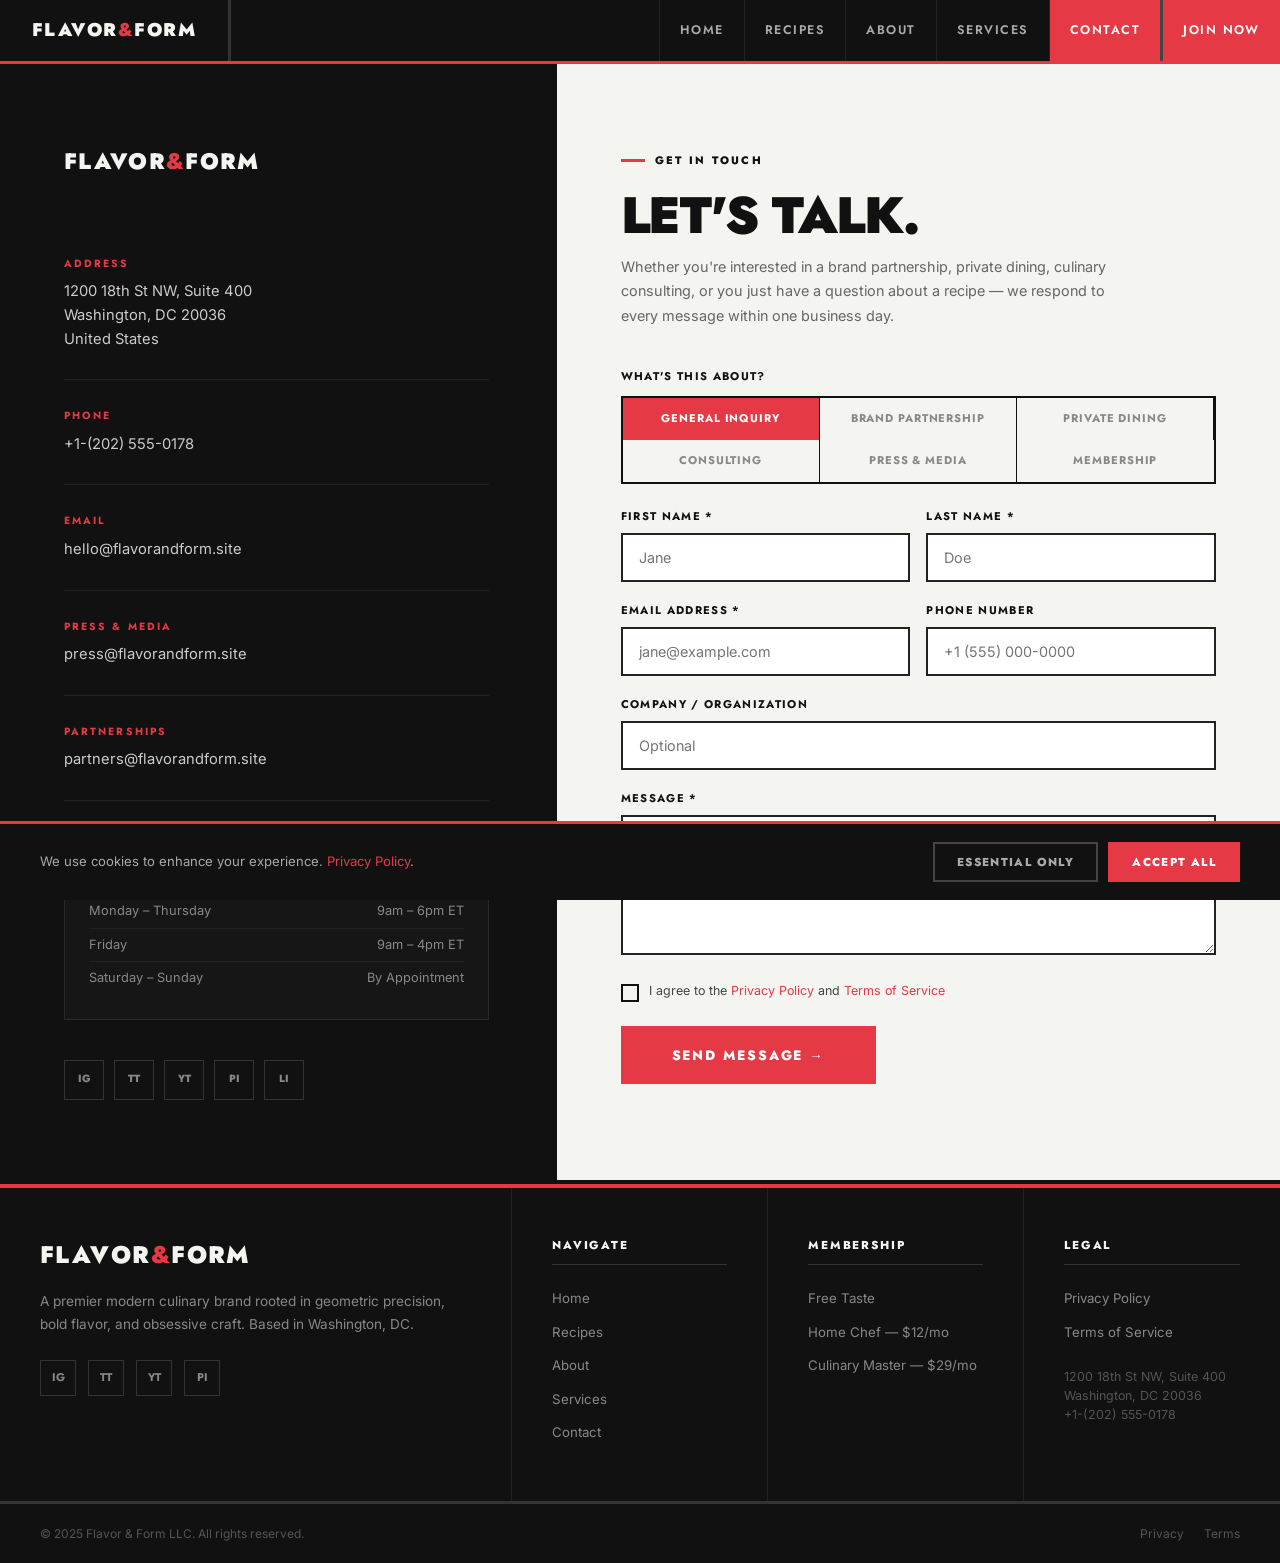
<file: contact.html>
<!DOCTYPE html>
<html lang="en">
<head>
<meta charset="UTF-8" />
<meta name="viewport" content="width=device-width, initial-scale=1.0" />
<title>Contact — Flavor & Form</title>
<meta name="description" content="Contact Flavor & Form — 1200 18th St NW, Suite 400, Washington, DC 20036. Phone: +1-(202) 555-0178. Email: hello@flavorandform.site" />
<link rel="stylesheet" href="shared.css" />
<style>
.contact-layout {
  display: grid;
  grid-template-columns: 1fr 1.3fr;
  border-bottom: 4px solid var(--black);
  min-height: calc(100vh - 64px);
}

.contact-info {
  background: var(--black);
  color: var(--off-white);
  padding: 80px 64px;
  border-right: 4px solid var(--black);
  display: flex;
  flex-direction: column;
  justify-content: space-between;
}

.contact-info-top { }

.contact-logo {
  font-family: var(--font-head);
  font-weight: 900;
  font-size: 1.4rem;
  text-transform: uppercase;
  letter-spacing: 0.06em;
  margin-bottom: 48px;
}

.contact-logo span { color: var(--red); }

.contact-detail {
  padding: 28px 0;
  border-bottom: 1px solid #222;
}

.contact-detail-label {
  font-family: var(--font-head);
  font-weight: 700;
  font-size: 0.65rem;
  letter-spacing: 0.2em;
  text-transform: uppercase;
  color: var(--red);
  margin-bottom: 8px;
}

.contact-detail-value {
  font-size: 0.92rem;
  color: #ccc;
  line-height: 1.6;
}

.contact-detail-value a { color: #ccc; text-decoration: none; transition: color 0.15s; }
.contact-detail-value a:hover { color: var(--yellow); }

.contact-hours {
  margin-top: 40px;
  padding: 24px;
  border: 1.5px solid #2a2a2a;
  background: #161616;
}

.contact-hours h4 {
  font-family: var(--font-head);
  font-weight: 800;
  font-size: 0.68rem;
  letter-spacing: 0.18em;
  text-transform: uppercase;
  color: var(--yellow);
  margin-bottom: 12px;
}

.hours-row {
  display: flex;
  justify-content: space-between;
  font-size: 0.8rem;
  color: #888;
  padding: 6px 0;
  border-bottom: 1px solid #222;
}

.hours-row:last-child { border-bottom: none; }

.contact-socials { display: flex; gap: 10px; margin-top: 40px; }

.contact-social {
  width: 40px; height: 40px;
  border: 1.5px solid #333;
  display: flex; align-items: center; justify-content: center;
  color: #888;
  font-family: var(--font-head);
  font-size: 0.65rem;
  font-weight: 800;
  transition: background 0.15s, color 0.15s, border-color 0.15s;
  cursor: pointer;
}

.contact-social:hover { background: var(--red); color: #fff; border-color: var(--red); }

.contact-form-area {
  padding: 80px 64px;
}

.contact-form-area h1 {
  font-family: var(--font-head);
  font-weight: 900;
  font-size: clamp(2rem, 4vw, 3.2rem);
  text-transform: uppercase;
  letter-spacing: -0.025em;
  margin-bottom: 12px;
  line-height: 1.05;
}

.contact-form-area > p {
  font-size: 0.9rem;
  color: #666;
  max-width: 500px;
  line-height: 1.7;
  margin-bottom: 40px;
}

.contact-form { }

.form-row {
  display: grid;
  grid-template-columns: 1fr 1fr;
  gap: 16px;
}

.contact-form .form-group {
  margin-bottom: 20px;
}

.contact-form .form-group input,
.contact-form .form-group select,
.contact-form .form-group textarea {
  width: 100%;
  padding: 14px 16px;
  border: 2.5px solid #222;
  background: #fff;
  font-family: var(--font-body);
  font-size: 0.9rem;
  outline: none;
  transition: border-color 0.15s;
  border-radius: 0;
}

.contact-form .form-group input:focus,
.contact-form .form-group select:focus,
.contact-form .form-group textarea:focus { border-color: var(--red); }

.contact-form .form-group label {
  display: block;
  font-family: var(--font-head);
  font-weight: 700;
  font-size: 0.7rem;
  letter-spacing: 0.12em;
  text-transform: uppercase;
  margin-bottom: 7px;
}

.contact-form textarea { resize: vertical; min-height: 140px; }

.subject-grid {
  display: grid;
  grid-template-columns: repeat(3, 1fr);
  gap: 0;
  border: 2.5px solid var(--black);
  margin-bottom: 20px;
}

.subject-opt {
  padding: 12px 16px;
  font-family: var(--font-head);
  font-weight: 700;
  font-size: 0.7rem;
  letter-spacing: 0.08em;
  text-transform: uppercase;
  border-right: 1.5px solid var(--black);
  cursor: pointer;
  text-align: center;
  transition: background 0.12s, color 0.12s;
  color: #888;
  user-select: none;
}

.subject-opt:last-child { border-right: none; }
.subject-opt:hover { background: var(--off-white); color: var(--black); }
.subject-opt.selected { background: var(--red); color: #fff; }

.form-success {
  display: none;
  background: var(--black);
  color: var(--off-white);
  padding: 40px;
  text-align: center;
  border: 3px solid var(--black);
  margin-top: 20px;
}

.form-success.visible { display: block; }

@media (max-width: 1100px) {
  .contact-layout { grid-template-columns: 1fr; }
  .contact-info { padding: 60px 32px; border-right: none; border-bottom: 4px solid var(--black); }
  .contact-form-area { padding: 60px 32px; }
  .form-row { grid-template-columns: 1fr; }
  .subject-grid { grid-template-columns: 1fr; }
  .subject-opt { border-right: none; border-bottom: 1px solid var(--black); }
  .subject-opt:last-child { border-bottom: none; }
}
</style>
</head>
<body>

<nav>
  <a href="index.html" class="nav-logo"><div class="nav-logo-text">Flavor<span>&</span>Form</div></a>
  <ul class="nav-links">
    <li><a href="index.html">Home</a></li>
    <li><a href="recipes.html">Recipes</a></li>
    <li><a href="about.html">About</a></li>
    <li><a href="services.html">Services</a></li>
    <li><a href="contact.html" class="active">Contact</a></li>
    <li><a href="index.html#pricing" class="nav-cta" data-modal data-tier="Home Chef">Join Now</a></li>
  </ul>
  <button class="hamburger" aria-label="Menu"><span></span><span></span><span></span></button>
</nav>

<section class="contact-layout">
  <!-- INFO COLUMN -->
  <div class="contact-info">
    <div class="contact-info-top">
      <div class="contact-logo">Flavor<span>&</span>Form</div>

      <div class="contact-detail">
        <div class="contact-detail-label">Address</div>
        <div class="contact-detail-value">1200 18th St NW, Suite 400<br>Washington, DC 20036<br>United States</div>
      </div>

      <div class="contact-detail">
        <div class="contact-detail-label">Phone</div>
        <div class="contact-detail-value"><a href="tel:+12025550178">+1-(202) 555-0178</a></div>
      </div>

      <div class="contact-detail">
        <div class="contact-detail-label">Email</div>
        <div class="contact-detail-value"><a href="mailto:hello@flavorandform.site">hello@flavorandform.site</a></div>
      </div>

      <div class="contact-detail">
        <div class="contact-detail-label">Press & Media</div>
        <div class="contact-detail-value"><a href="mailto:press@flavorandform.site">press@flavorandform.site</a></div>
      </div>

      <div class="contact-detail">
        <div class="contact-detail-label">Partnerships</div>
        <div class="contact-detail-value"><a href="mailto:partners@flavorandform.site">partners@flavorandform.site</a></div>
      </div>

      <div class="contact-hours">
        <h4>Studio Hours</h4>
        <div class="hours-row"><span>Monday – Thursday</span><span>9am – 6pm ET</span></div>
        <div class="hours-row"><span>Friday</span><span>9am – 4pm ET</span></div>
        <div class="hours-row"><span>Saturday – Sunday</span><span>By Appointment</span></div>
      </div>
    </div>

    <div class="contact-socials">
      <div class="contact-social">IG</div>
      <div class="contact-social">TT</div>
      <div class="contact-social">YT</div>
      <div class="contact-social">PI</div>
      <div class="contact-social">LI</div>
    </div>
  </div>

  <!-- FORM COLUMN -->
  <div class="contact-form-area">
    <div class="section-label">Get In Touch</div>
    <h1>Let's Talk.</h1>
    <p>Whether you're interested in a brand partnership, private dining, culinary consulting, or you just have a question about a recipe — we respond to every message within one business day.</p>

    <div style="margin-bottom:24px;">
      <div style="font-family:var(--font-head);font-weight:700;font-size:0.7rem;letter-spacing:0.12em;text-transform:uppercase;margin-bottom:10px;">What's this about?</div>
      <div class="subject-grid" id="subjectGrid">
        <div class="subject-opt selected" onclick="selectSubject(this, 'General Inquiry')">General Inquiry</div>
        <div class="subject-opt" onclick="selectSubject(this, 'Brand Partnership')">Brand Partnership</div>
        <div class="subject-opt" onclick="selectSubject(this, 'Private Dining')">Private Dining</div>
        <div class="subject-opt" onclick="selectSubject(this, 'Culinary Consulting')">Consulting</div>
        <div class="subject-opt" onclick="selectSubject(this, 'Press & Media')">Press & Media</div>
        <div class="subject-opt" onclick="selectSubject(this, 'Membership Support')">Membership</div>
      </div>
    </div>

    <form class="contact-form" id="contactForm" novalidate>
      <input type="hidden" id="subjectInput" name="subject" value="General Inquiry" />
      <div class="form-row">
        <div class="form-group"><label>First Name *</label><input type="text" name="first_name" placeholder="Jane" required /></div>
        <div class="form-group"><label>Last Name *</label><input type="text" name="last_name" placeholder="Doe" required /></div>
      </div>
      <div class="form-row">
        <div class="form-group"><label>Email Address *</label><input type="email" name="email" placeholder="jane@example.com" required /></div>
        <div class="form-group"><label>Phone Number</label><input type="tel" name="phone" placeholder="+1 (555) 000-0000" /></div>
      </div>
      <div class="form-group"><label>Company / Organization</label><input type="text" name="company" placeholder="Optional" /></div>
      <div class="form-group"><label>Message *</label><textarea name="message" placeholder="Tell us what you have in mind — the more detail, the better we can help." required></textarea></div>
      <div class="form-check" style="margin-bottom:24px;">
        <input type="checkbox" id="contactPrivacy" required />
        <label for="contactPrivacy">I agree to the <a href="privacy.html">Privacy Policy</a> and <a href="terms.html">Terms of Service</a></label>
      </div>
      <button type="submit" class="btn btn-red" style="padding:16px 48px;font-size:0.85rem;">Send Message →</button>
    </form>

    <div class="form-success" id="formSuccess">
      <div style="font-size:2rem;margin-bottom:12px;">✓</div>
      <h3 style="font-family:var(--font-head);font-weight:900;font-size:1.3rem;text-transform:uppercase;margin-bottom:8px;">Message Received</h3>
      <p style="color:#aaa;font-size:0.88rem;">We'll be in touch within one business day. In the meantime, explore our recipe archive.</p>
      <a href="recipes.html" class="btn btn-yellow" style="margin-top:20px;">Browse Recipes →</a>
    </div>
  </div>
</section>

<!-- MODAL -->
<div class="modal-overlay" id="modalOverlay">
  <div class="modal">
    <div class="modal-header"><h3>Unlock Full Access</h3><button class="modal-close">&times;</button></div>
    <div class="modal-body">
      <p>Join Flavor & Form for full recipe access and member perks.</p>
      <form id="leadForm" novalidate>
        <div class="form-group"><label>Full Name *</label><input type="text" name="name" placeholder="Jane Doe" required /></div>
        <div class="form-group"><label>Email Address *</label><input type="email" name="email" placeholder="jane@example.com" required /></div>
        <div class="form-group"><label>Phone Number</label><input type="tel" name="phone" placeholder="+1 (555) 000-0000" /></div>
        <div class="form-group"><label>Selected Package</label><select id="modalTier" name="tier"><option value="Free Taste">Free Taste</option><option value="Home Chef">Home Chef — $12/mo</option><option value="Culinary Master">Culinary Master — $29/mo</option></select></div>
        <input type="hidden" id="modalRecipe" name="recipe" value="" />
        <div class="form-check"><input type="checkbox" id="privacyCheck" required /><label for="privacyCheck">I agree to the <a href="privacy.html">Privacy Policy</a> and <a href="terms.html">Terms of Service</a></label></div>
        <button type="submit" class="btn btn-red" style="width:100%;justify-content:center;">Get Instant Access →</button>
      </form>
    </div>
  </div>
</div>

<div class="cookie-banner" id="cookieBanner">
  <p>We use cookies to enhance your experience. <a href="privacy.html">Privacy Policy</a>.</p>
  <div class="cookie-actions"><button class="cookie-btn cookie-manage" id="cookieManage">Essential Only</button><button class="cookie-btn cookie-accept" id="cookieAccept">Accept All</button></div>
</div>

<footer>
  <div class="footer-grid">
    <div class="footer-col"><div class="footer-brand">Flavor<span>&</span>Form</div><p class="footer-desc">A premier modern culinary brand rooted in geometric precision, bold flavor, and obsessive craft. Based in Washington, DC.</p><div class="footer-socials"><a href="#">IG</a><a href="#">TT</a><a href="#">YT</a><a href="#">PI</a></div></div>
    <div class="footer-col"><h4>Navigate</h4><ul><li><a href="index.html">Home</a></li><li><a href="recipes.html">Recipes</a></li><li><a href="about.html">About</a></li><li><a href="services.html">Services</a></li><li><a href="contact.html">Contact</a></li></ul></div>
    <div class="footer-col"><h4>Membership</h4><ul><li><a href="index.html#pricing">Free Taste</a></li><li><a href="index.html#pricing">Home Chef — $12/mo</a></li><li><a href="index.html#pricing">Culinary Master — $29/mo</a></li></ul></div>
    <div class="footer-col"><h4>Legal</h4><ul><li><a href="privacy.html">Privacy Policy</a></li><li><a href="terms.html">Terms of Service</a></li></ul><div style="margin-top:24px;font-size:0.78rem;color:#555;line-height:1.5;">1200 18th St NW, Suite 400<br>Washington, DC 20036<br>+1-(202) 555-0178</div></div>
  </div>
  <div class="footer-bottom"><span>© 2025 Flavor & Form LLC. All rights reserved.</span><div class="footer-legal"><a href="privacy.html">Privacy</a><a href="terms.html">Terms</a></div></div>
</footer>

<script src="shared.js"></script>
<script>
function selectSubject(el, val) {
  document.querySelectorAll('.subject-opt').forEach(o => o.classList.remove('selected'));
  el.classList.add('selected');
  document.getElementById('subjectInput').value = val;
}

document.getElementById('contactForm').addEventListener('submit', function(e) {
  e.preventDefault();
  const btn = this.querySelector('[type="submit"]');
  btn.textContent = 'Sending...';
  setTimeout(() => {
    this.style.display = 'none';
    document.getElementById('formSuccess').classList.add('visible');
  }, 900);
});
</script>
</body>
</html>
</file>
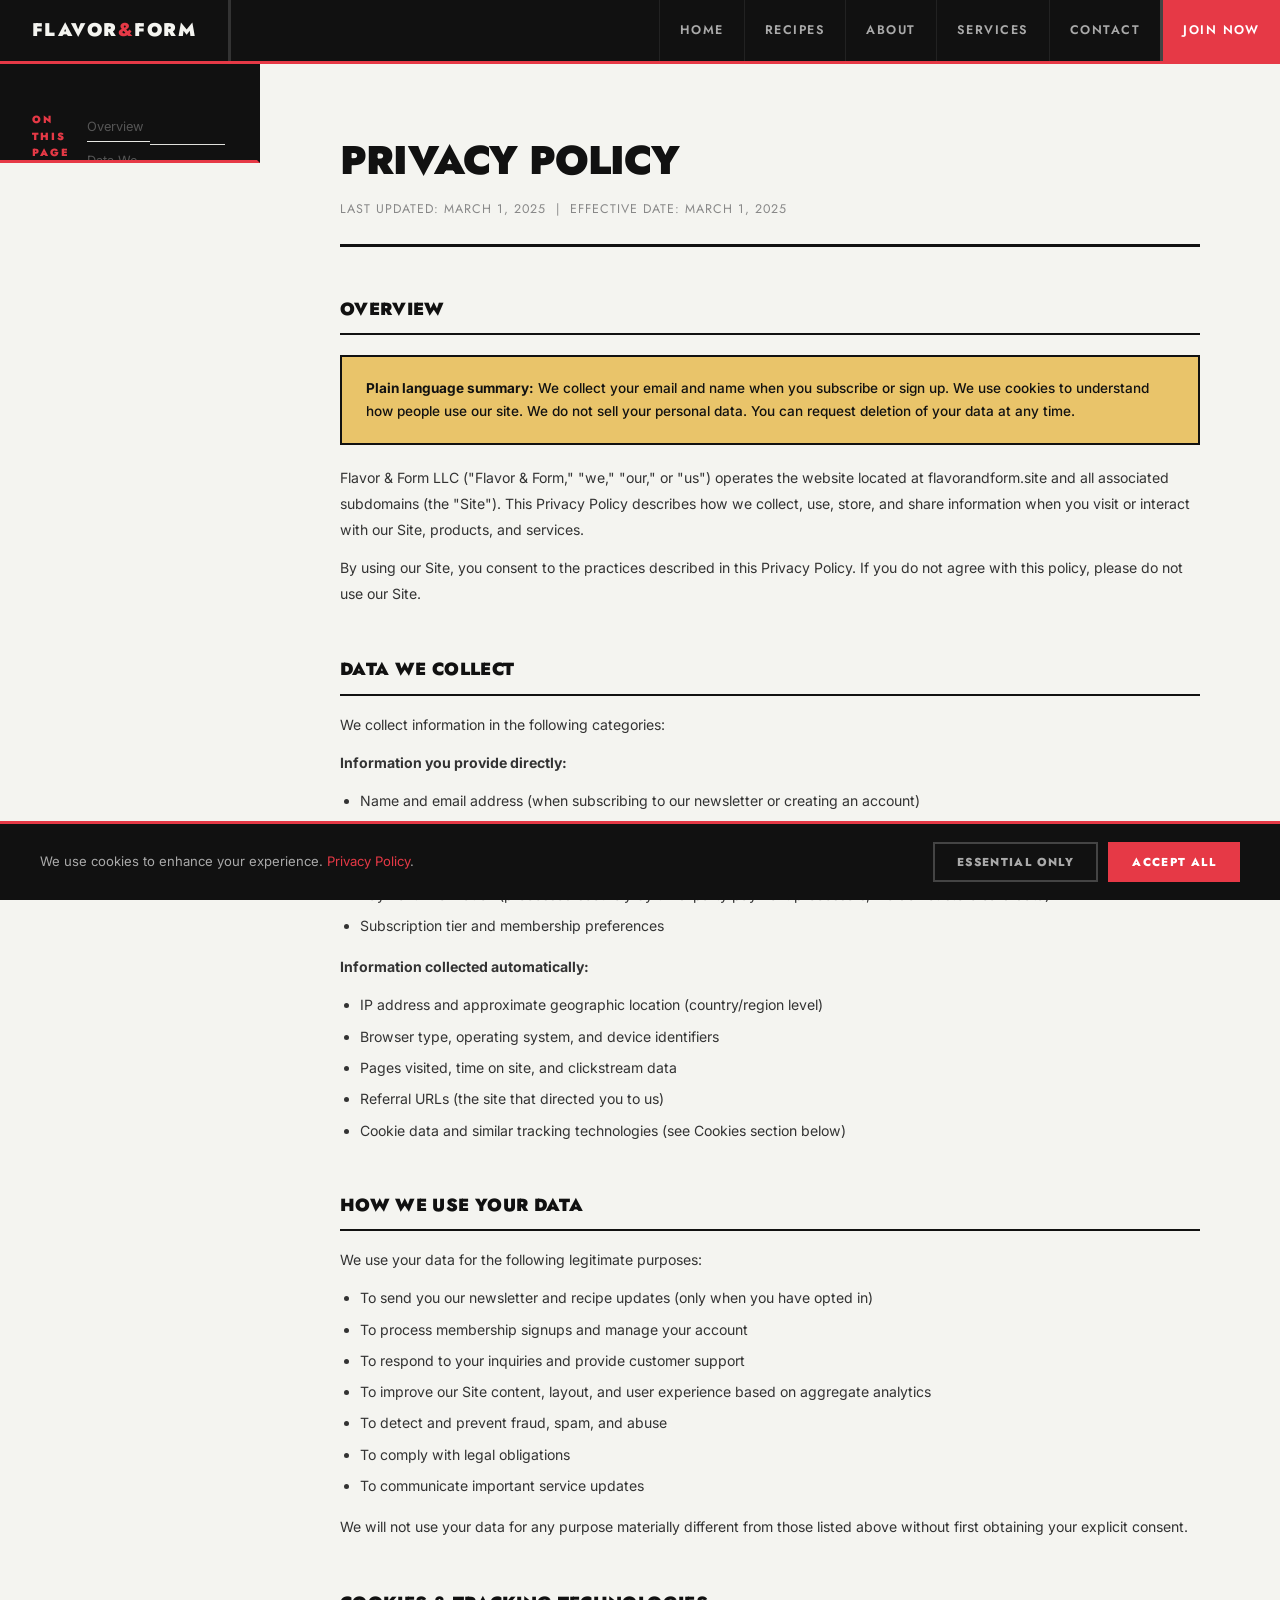
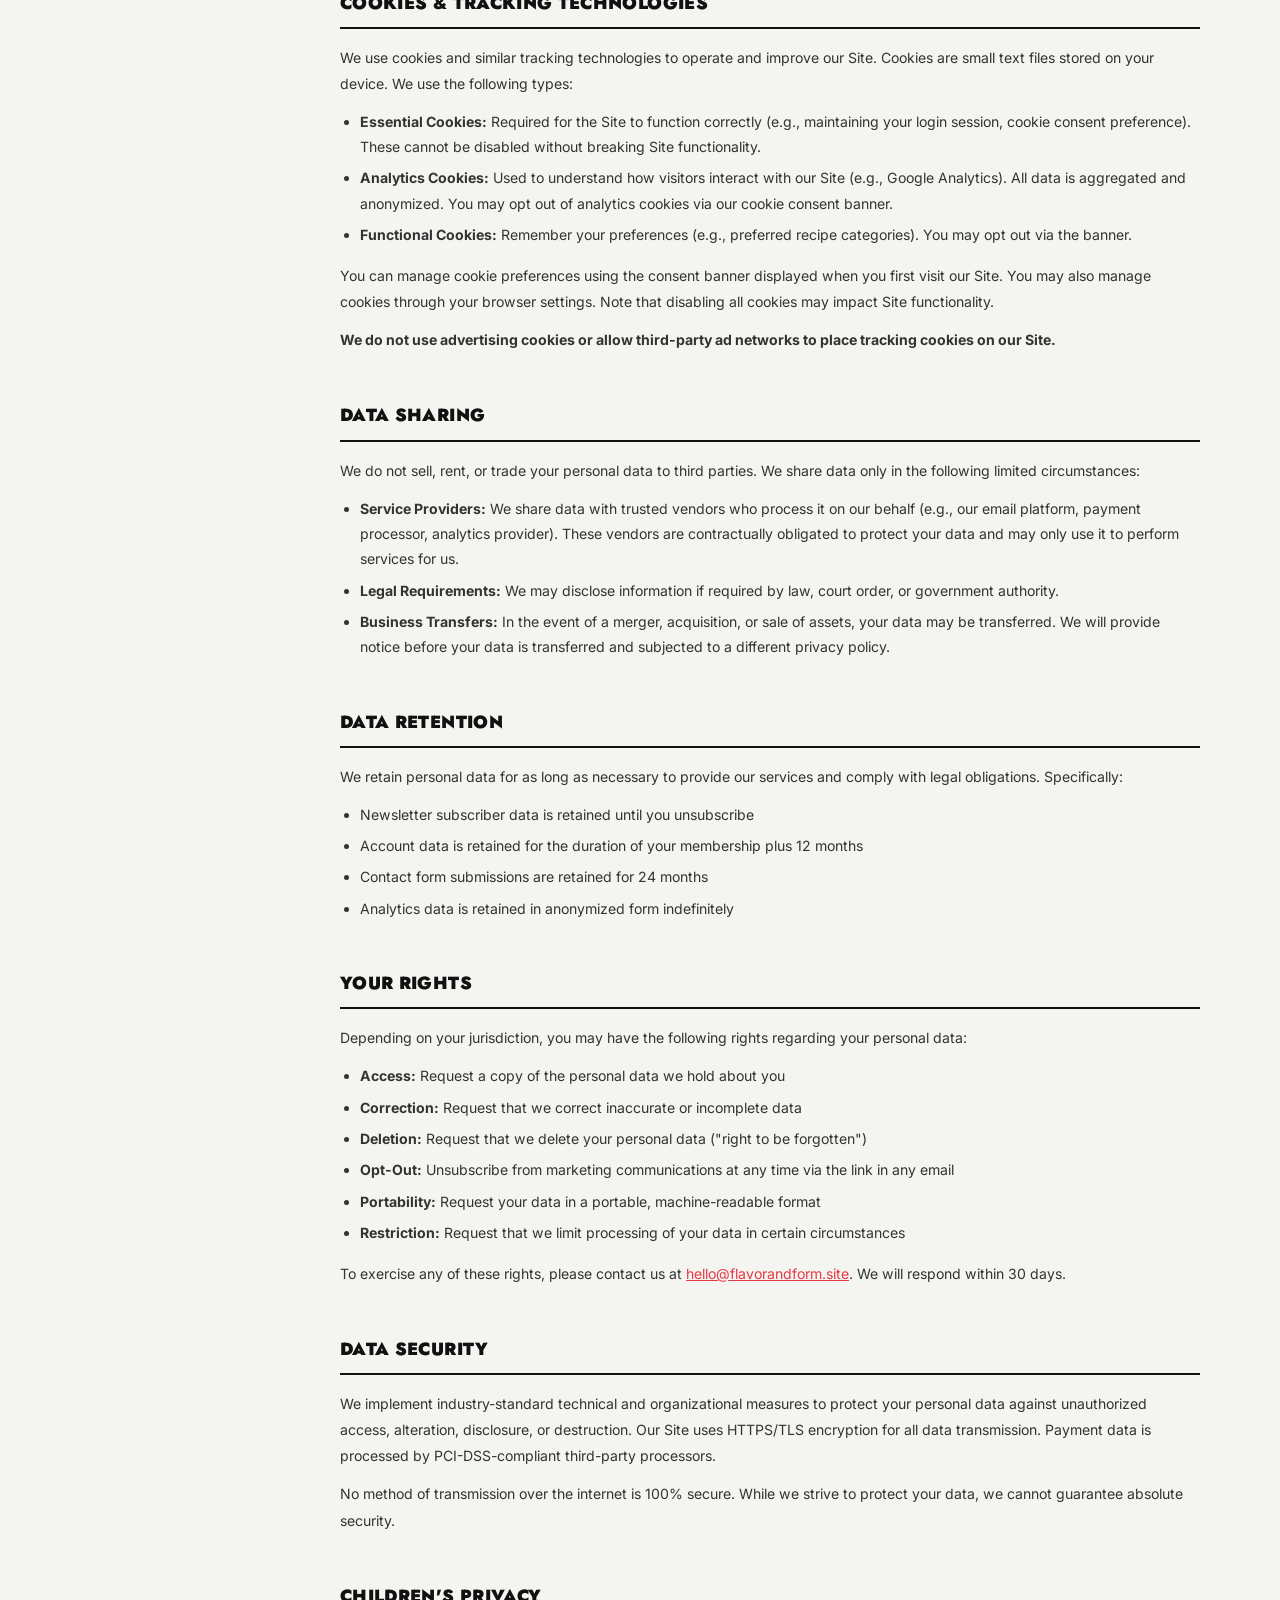
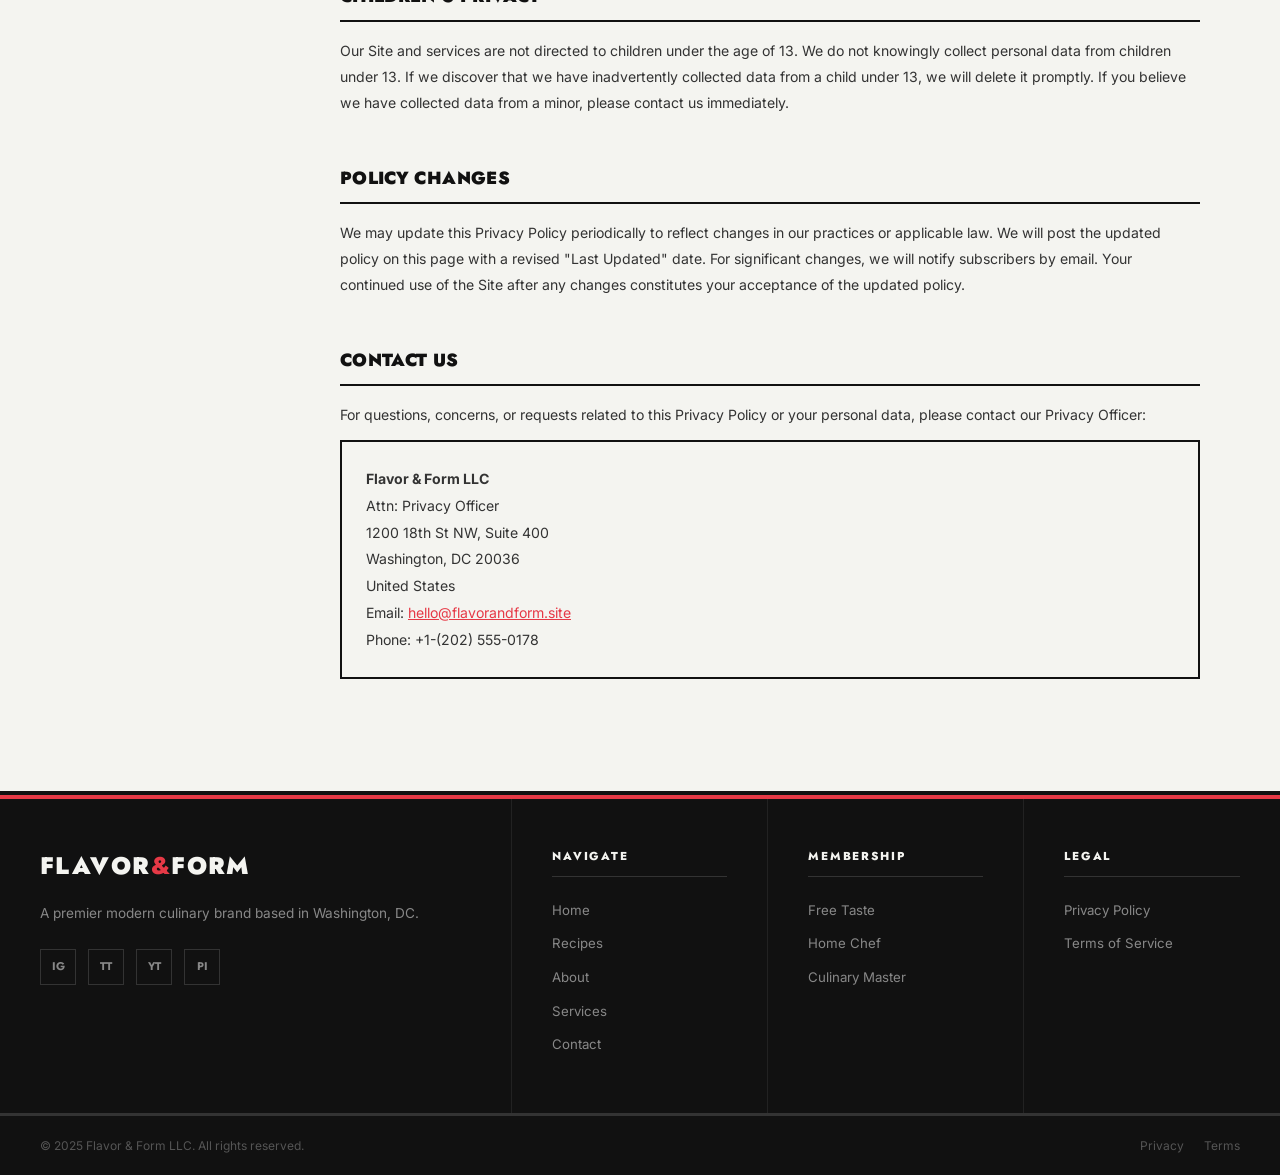
<file: privacy.html>
<!DOCTYPE html>
<html lang="en">
<head>
<meta charset="UTF-8" />
<meta name="viewport" content="width=device-width, initial-scale=1.0" />
<title>Privacy Policy — Flavor & Form</title>
<link rel="stylesheet" href="shared.css" />
<style>
.legal-layout {
  display: grid;
  grid-template-columns: 260px 1fr;
  border-bottom: 4px solid var(--black);
  min-height: calc(100vh - 64px);
}

.legal-nav {
  padding: 48px 32px;
  border-right: var(--border);
  position: sticky;
  top: 64px;
  align-self: start;
  max-height: calc(100vh - 64px);
  overflow-y: auto;
}

.legal-nav h4 {
  font-family: var(--font-head);
  font-weight: 900;
  font-size: 0.65rem;
  letter-spacing: 0.2em;
  text-transform: uppercase;
  color: var(--red);
  margin-bottom: 16px;
}

.legal-nav ul { list-style: none; }

.legal-nav ul li { margin-bottom: 4px; }

.legal-nav ul a {
  font-size: 0.8rem;
  color: #555;
  text-decoration: none;
  display: block;
  padding: 6px 0;
  border-bottom: 1px solid #e8e8e4;
  transition: color 0.15s;
  line-height: 1.35;
}

.legal-nav ul a:hover { color: var(--red); }

.legal-body {
  padding: 64px 80px;
}

.legal-body h1 {
  font-family: var(--font-head);
  font-weight: 900;
  font-size: 2.5rem;
  text-transform: uppercase;
  letter-spacing: -0.02em;
  margin-bottom: 8px;
}

.legal-meta {
  font-size: 0.78rem;
  color: #888;
  margin-bottom: 48px;
  padding-bottom: 24px;
  border-bottom: 3px solid var(--black);
  font-family: var(--font-head);
  letter-spacing: 0.08em;
  text-transform: uppercase;
}

.legal-section {
  margin-bottom: 48px;
  scroll-margin-top: 80px;
}

.legal-section h2 {
  font-family: var(--font-head);
  font-weight: 900;
  font-size: 1.1rem;
  text-transform: uppercase;
  letter-spacing: 0.02em;
  margin-bottom: 16px;
  padding-bottom: 10px;
  border-bottom: 2px solid var(--black);
}

.legal-section p {
  font-size: 0.88rem;
  color: #333;
  line-height: 1.85;
  margin-bottom: 12px;
}

.legal-section ul {
  padding-left: 20px;
  margin-bottom: 16px;
}

.legal-section ul li {
  font-size: 0.88rem;
  color: #333;
  line-height: 1.8;
  margin-bottom: 6px;
}

.legal-highlight {
  background: var(--yellow);
  border: 2px solid var(--black);
  padding: 20px 24px;
  margin: 20px 0;
  font-size: 0.85rem;
  line-height: 1.7;
  font-weight: 500;
}

@media (max-width: 900px) {
  .legal-layout { grid-template-columns: 1fr; }
  .legal-nav { border-right: none; border-bottom: var(--border); position: static; }
  .legal-body { padding: 40px 24px; }
}
</style>
</head>
<body>

<nav>
  <a href="index.html" class="nav-logo"><div class="nav-logo-text">Flavor<span>&</span>Form</div></a>
  <ul class="nav-links">
    <li><a href="index.html">Home</a></li>
    <li><a href="recipes.html">Recipes</a></li>
    <li><a href="about.html">About</a></li>
    <li><a href="services.html">Services</a></li>
    <li><a href="contact.html">Contact</a></li>
    <li><a href="index.html#pricing" class="nav-cta" data-modal data-tier="Home Chef">Join Now</a></li>
  </ul>
  <button class="hamburger" aria-label="Menu"><span></span><span></span><span></span></button>
</nav>

<div class="legal-layout">
  <nav class="legal-nav">
    <h4>On This Page</h4>
    <ul>
      <li><a href="#overview">Overview</a></li>
      <li><a href="#data-collection">Data We Collect</a></li>
      <li><a href="#how-we-use">How We Use Data</a></li>
      <li><a href="#cookies">Cookies & Tracking</a></li>
      <li><a href="#sharing">Data Sharing</a></li>
      <li><a href="#retention">Data Retention</a></li>
      <li><a href="#rights">Your Rights</a></li>
      <li><a href="#security">Data Security</a></li>
      <li><a href="#children">Children's Privacy</a></li>
      <li><a href="#changes">Policy Changes</a></li>
      <li><a href="#contact">Contact Us</a></li>
    </ul>
    <div style="margin-top:32px;padding-top:24px;border-top:1.5px solid #e0e0dc;">
      <a href="terms.html" style="font-family:var(--font-head);font-weight:700;font-size:0.72rem;letter-spacing:0.1em;text-transform:uppercase;color:var(--red);text-decoration:none;">Terms of Service →</a>
    </div>
  </nav>

  <article class="legal-body">
    <h1>Privacy Policy</h1>
    <div class="legal-meta">Last updated: March 1, 2025 &nbsp;|&nbsp; Effective Date: March 1, 2025</div>

    <section class="legal-section" id="overview">
      <h2>Overview</h2>
      <div class="legal-highlight">
        <strong>Plain language summary:</strong> We collect your email and name when you subscribe or sign up. We use cookies to understand how people use our site. We do not sell your personal data. You can request deletion of your data at any time.
      </div>
      <p>Flavor & Form LLC ("Flavor & Form," "we," "our," or "us") operates the website located at flavorandform.site and all associated subdomains (the "Site"). This Privacy Policy describes how we collect, use, store, and share information when you visit or interact with our Site, products, and services.</p>
      <p>By using our Site, you consent to the practices described in this Privacy Policy. If you do not agree with this policy, please do not use our Site.</p>
    </section>

    <section class="legal-section" id="data-collection">
      <h2>Data We Collect</h2>
      <p>We collect information in the following categories:</p>
      <p><strong>Information you provide directly:</strong></p>
      <ul>
        <li>Name and email address (when subscribing to our newsletter or creating an account)</li>
        <li>Phone number (when provided in lead forms or contact forms)</li>
        <li>Messages and inquiries submitted via our contact form</li>
        <li>Payment information (processed securely by third-party payment processors; we do not store card data)</li>
        <li>Subscription tier and membership preferences</li>
      </ul>
      <p><strong>Information collected automatically:</strong></p>
      <ul>
        <li>IP address and approximate geographic location (country/region level)</li>
        <li>Browser type, operating system, and device identifiers</li>
        <li>Pages visited, time on site, and clickstream data</li>
        <li>Referral URLs (the site that directed you to us)</li>
        <li>Cookie data and similar tracking technologies (see Cookies section below)</li>
      </ul>
    </section>

    <section class="legal-section" id="how-we-use">
      <h2>How We Use Your Data</h2>
      <p>We use your data for the following legitimate purposes:</p>
      <ul>
        <li>To send you our newsletter and recipe updates (only when you have opted in)</li>
        <li>To process membership signups and manage your account</li>
        <li>To respond to your inquiries and provide customer support</li>
        <li>To improve our Site content, layout, and user experience based on aggregate analytics</li>
        <li>To detect and prevent fraud, spam, and abuse</li>
        <li>To comply with legal obligations</li>
        <li>To communicate important service updates</li>
      </ul>
      <p>We will not use your data for any purpose materially different from those listed above without first obtaining your explicit consent.</p>
    </section>

    <section class="legal-section" id="cookies">
      <h2>Cookies & Tracking Technologies</h2>
      <p>We use cookies and similar tracking technologies to operate and improve our Site. Cookies are small text files stored on your device. We use the following types:</p>
      <ul>
        <li><strong>Essential Cookies:</strong> Required for the Site to function correctly (e.g., maintaining your login session, cookie consent preference). These cannot be disabled without breaking Site functionality.</li>
        <li><strong>Analytics Cookies:</strong> Used to understand how visitors interact with our Site (e.g., Google Analytics). All data is aggregated and anonymized. You may opt out of analytics cookies via our cookie consent banner.</li>
        <li><strong>Functional Cookies:</strong> Remember your preferences (e.g., preferred recipe categories). You may opt out via the banner.</li>
      </ul>
      <p>You can manage cookie preferences using the consent banner displayed when you first visit our Site. You may also manage cookies through your browser settings. Note that disabling all cookies may impact Site functionality.</p>
      <p><strong>We do not use advertising cookies or allow third-party ad networks to place tracking cookies on our Site.</strong></p>
    </section>

    <section class="legal-section" id="sharing">
      <h2>Data Sharing</h2>
      <p>We do not sell, rent, or trade your personal data to third parties. We share data only in the following limited circumstances:</p>
      <ul>
        <li><strong>Service Providers:</strong> We share data with trusted vendors who process it on our behalf (e.g., our email platform, payment processor, analytics provider). These vendors are contractually obligated to protect your data and may only use it to perform services for us.</li>
        <li><strong>Legal Requirements:</strong> We may disclose information if required by law, court order, or government authority.</li>
        <li><strong>Business Transfers:</strong> In the event of a merger, acquisition, or sale of assets, your data may be transferred. We will provide notice before your data is transferred and subjected to a different privacy policy.</li>
      </ul>
    </section>

    <section class="legal-section" id="retention">
      <h2>Data Retention</h2>
      <p>We retain personal data for as long as necessary to provide our services and comply with legal obligations. Specifically:</p>
      <ul>
        <li>Newsletter subscriber data is retained until you unsubscribe</li>
        <li>Account data is retained for the duration of your membership plus 12 months</li>
        <li>Contact form submissions are retained for 24 months</li>
        <li>Analytics data is retained in anonymized form indefinitely</li>
      </ul>
    </section>

    <section class="legal-section" id="rights">
      <h2>Your Rights</h2>
      <p>Depending on your jurisdiction, you may have the following rights regarding your personal data:</p>
      <ul>
        <li><strong>Access:</strong> Request a copy of the personal data we hold about you</li>
        <li><strong>Correction:</strong> Request that we correct inaccurate or incomplete data</li>
        <li><strong>Deletion:</strong> Request that we delete your personal data ("right to be forgotten")</li>
        <li><strong>Opt-Out:</strong> Unsubscribe from marketing communications at any time via the link in any email</li>
        <li><strong>Portability:</strong> Request your data in a portable, machine-readable format</li>
        <li><strong>Restriction:</strong> Request that we limit processing of your data in certain circumstances</li>
      </ul>
      <p>To exercise any of these rights, please contact us at <a href="mailto:hello@flavorandform.site" style="color:var(--red)">hello@flavorandform.site</a>. We will respond within 30 days.</p>
    </section>

    <section class="legal-section" id="security">
      <h2>Data Security</h2>
      <p>We implement industry-standard technical and organizational measures to protect your personal data against unauthorized access, alteration, disclosure, or destruction. Our Site uses HTTPS/TLS encryption for all data transmission. Payment data is processed by PCI-DSS-compliant third-party processors.</p>
      <p>No method of transmission over the internet is 100% secure. While we strive to protect your data, we cannot guarantee absolute security.</p>
    </section>

    <section class="legal-section" id="children">
      <h2>Children's Privacy</h2>
      <p>Our Site and services are not directed to children under the age of 13. We do not knowingly collect personal data from children under 13. If we discover that we have inadvertently collected data from a child under 13, we will delete it promptly. If you believe we have collected data from a minor, please contact us immediately.</p>
    </section>

    <section class="legal-section" id="changes">
      <h2>Policy Changes</h2>
      <p>We may update this Privacy Policy periodically to reflect changes in our practices or applicable law. We will post the updated policy on this page with a revised "Last Updated" date. For significant changes, we will notify subscribers by email. Your continued use of the Site after any changes constitutes your acceptance of the updated policy.</p>
    </section>

    <section class="legal-section" id="contact">
      <h2>Contact Us</h2>
      <p>For questions, concerns, or requests related to this Privacy Policy or your personal data, please contact our Privacy Officer:</p>
      <div style="background:var(--off-white);border:2px solid var(--black);padding:24px;margin-top:8px;">
        <p style="margin:0;line-height:1.9;"><strong>Flavor & Form LLC</strong><br>
        Attn: Privacy Officer<br>
        1200 18th St NW, Suite 400<br>
        Washington, DC 20036<br>
        United States<br>
        Email: <a href="mailto:hello@flavorandform.site" style="color:var(--red)">hello@flavorandform.site</a><br>
        Phone: +1-(202) 555-0178</p>
      </div>
    </section>
  </article>
</div>

<div class="cookie-banner" id="cookieBanner">
  <p>We use cookies to enhance your experience. <a href="privacy.html">Privacy Policy</a>.</p>
  <div class="cookie-actions"><button class="cookie-btn cookie-manage" id="cookieManage">Essential Only</button><button class="cookie-btn cookie-accept" id="cookieAccept">Accept All</button></div>
</div>

<footer>
  <div class="footer-grid">
    <div class="footer-col"><div class="footer-brand">Flavor<span>&</span>Form</div><p class="footer-desc">A premier modern culinary brand based in Washington, DC.</p><div class="footer-socials"><a href="#">IG</a><a href="#">TT</a><a href="#">YT</a><a href="#">PI</a></div></div>
    <div class="footer-col"><h4>Navigate</h4><ul><li><a href="index.html">Home</a></li><li><a href="recipes.html">Recipes</a></li><li><a href="about.html">About</a></li><li><a href="services.html">Services</a></li><li><a href="contact.html">Contact</a></li></ul></div>
    <div class="footer-col"><h4>Membership</h4><ul><li><a href="index.html#pricing">Free Taste</a></li><li><a href="index.html#pricing">Home Chef</a></li><li><a href="index.html#pricing">Culinary Master</a></li></ul></div>
    <div class="footer-col"><h4>Legal</h4><ul><li><a href="privacy.html">Privacy Policy</a></li><li><a href="terms.html">Terms of Service</a></li></ul></div>
  </div>
  <div class="footer-bottom"><span>© 2025 Flavor & Form LLC. All rights reserved.</span><div class="footer-legal"><a href="privacy.html">Privacy</a><a href="terms.html">Terms</a></div></div>
</footer>

<div class="modal-overlay" id="modalOverlay">
  <div class="modal">
    <div class="modal-header"><h3>Join Flavor & Form</h3><button class="modal-close">&times;</button></div>
    <div class="modal-body">
      <form id="leadForm" novalidate>
        <div class="form-group"><label>Full Name *</label><input type="text" name="name" placeholder="Jane Doe" required /></div>
        <div class="form-group"><label>Email Address *</label><input type="email" name="email" placeholder="jane@example.com" required /></div>
        <div class="form-group"><label>Phone Number</label><input type="tel" name="phone" placeholder="+1 (555) 000-0000" /></div>
        <div class="form-group"><label>Selected Package</label><select id="modalTier" name="tier"><option value="Free Taste">Free Taste</option><option value="Home Chef">Home Chef — $12/mo</option><option value="Culinary Master">Culinary Master — $29/mo</option></select></div>
        <input type="hidden" id="modalRecipe" name="recipe" value="" />
        <div class="form-check"><input type="checkbox" id="privacyCheck" required /><label for="privacyCheck">I agree to the <a href="privacy.html">Privacy Policy</a> and <a href="terms.html">Terms of Service</a></label></div>
        <button type="submit" class="btn btn-red" style="width:100%;justify-content:center;">Get Instant Access →</button>
      </form>
    </div>
  </div>
</div>

<script src="shared.js"></script>
</body>
</html>
</file>
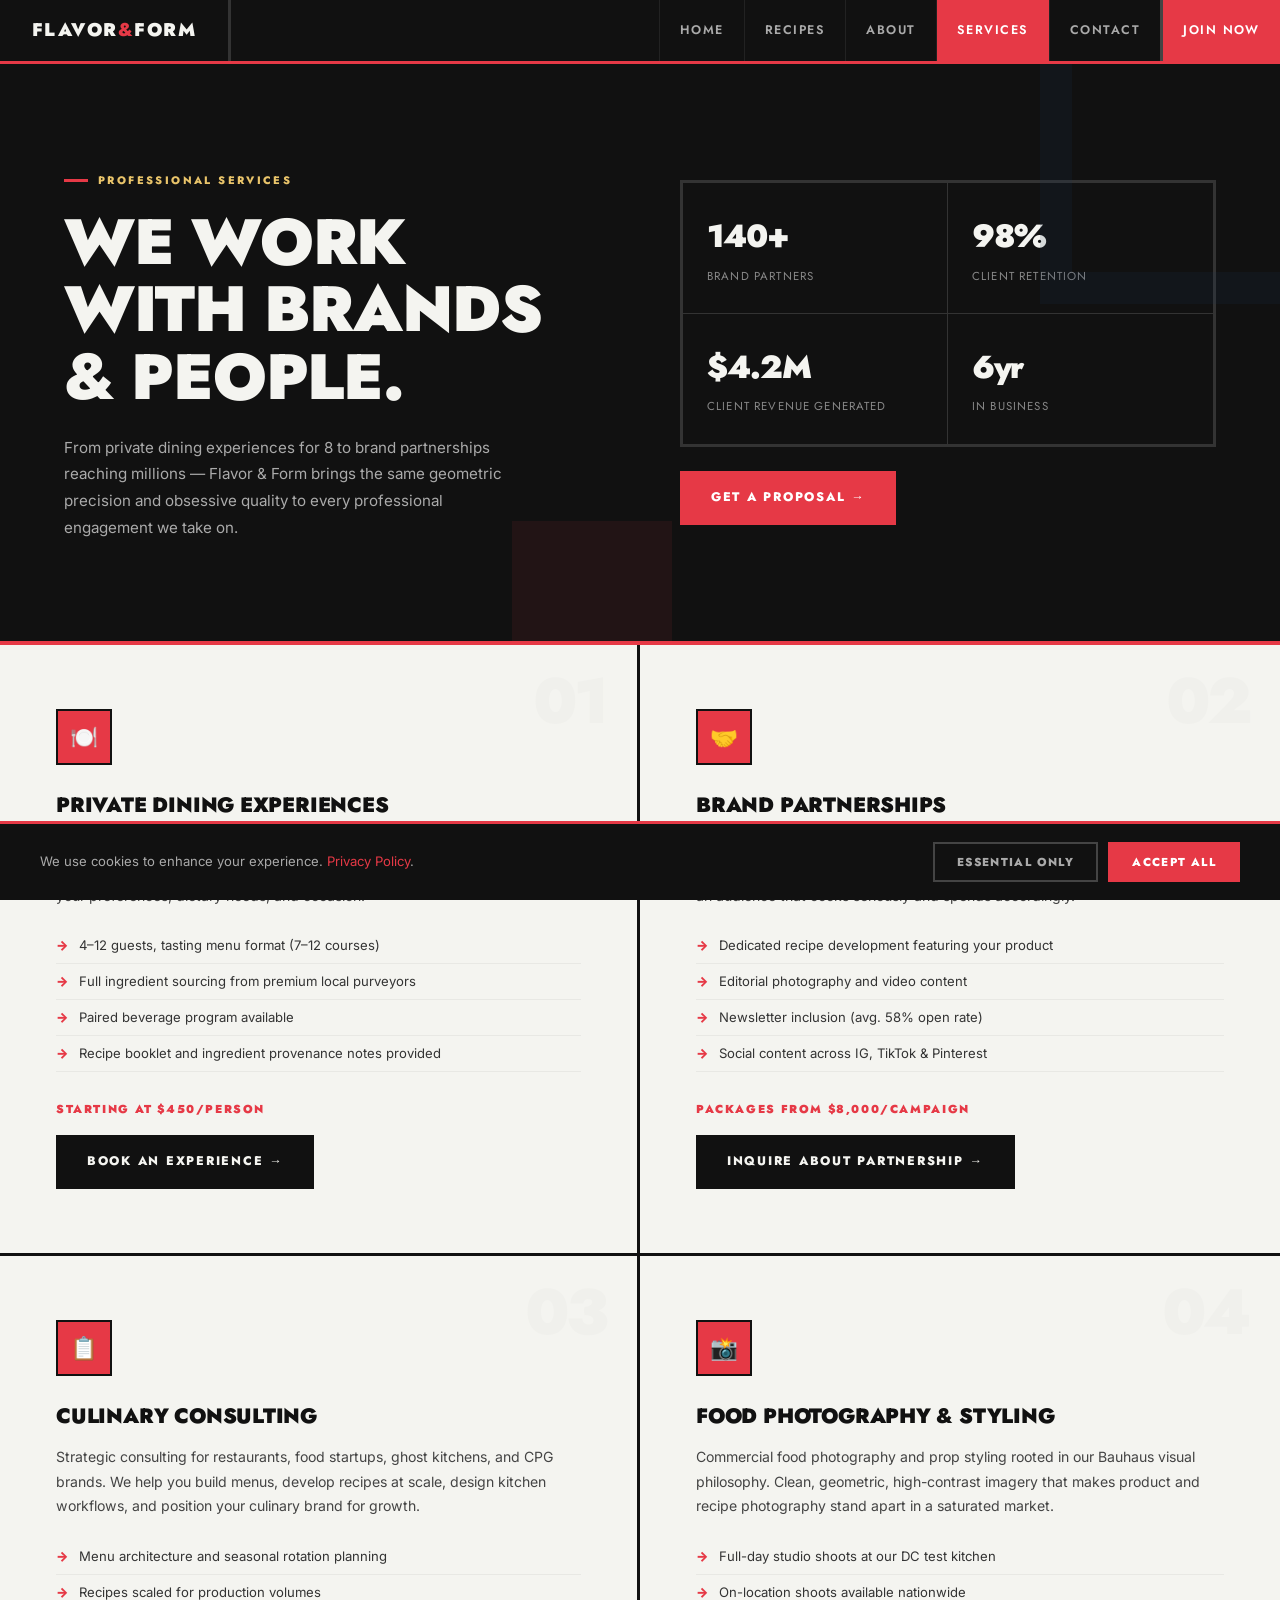
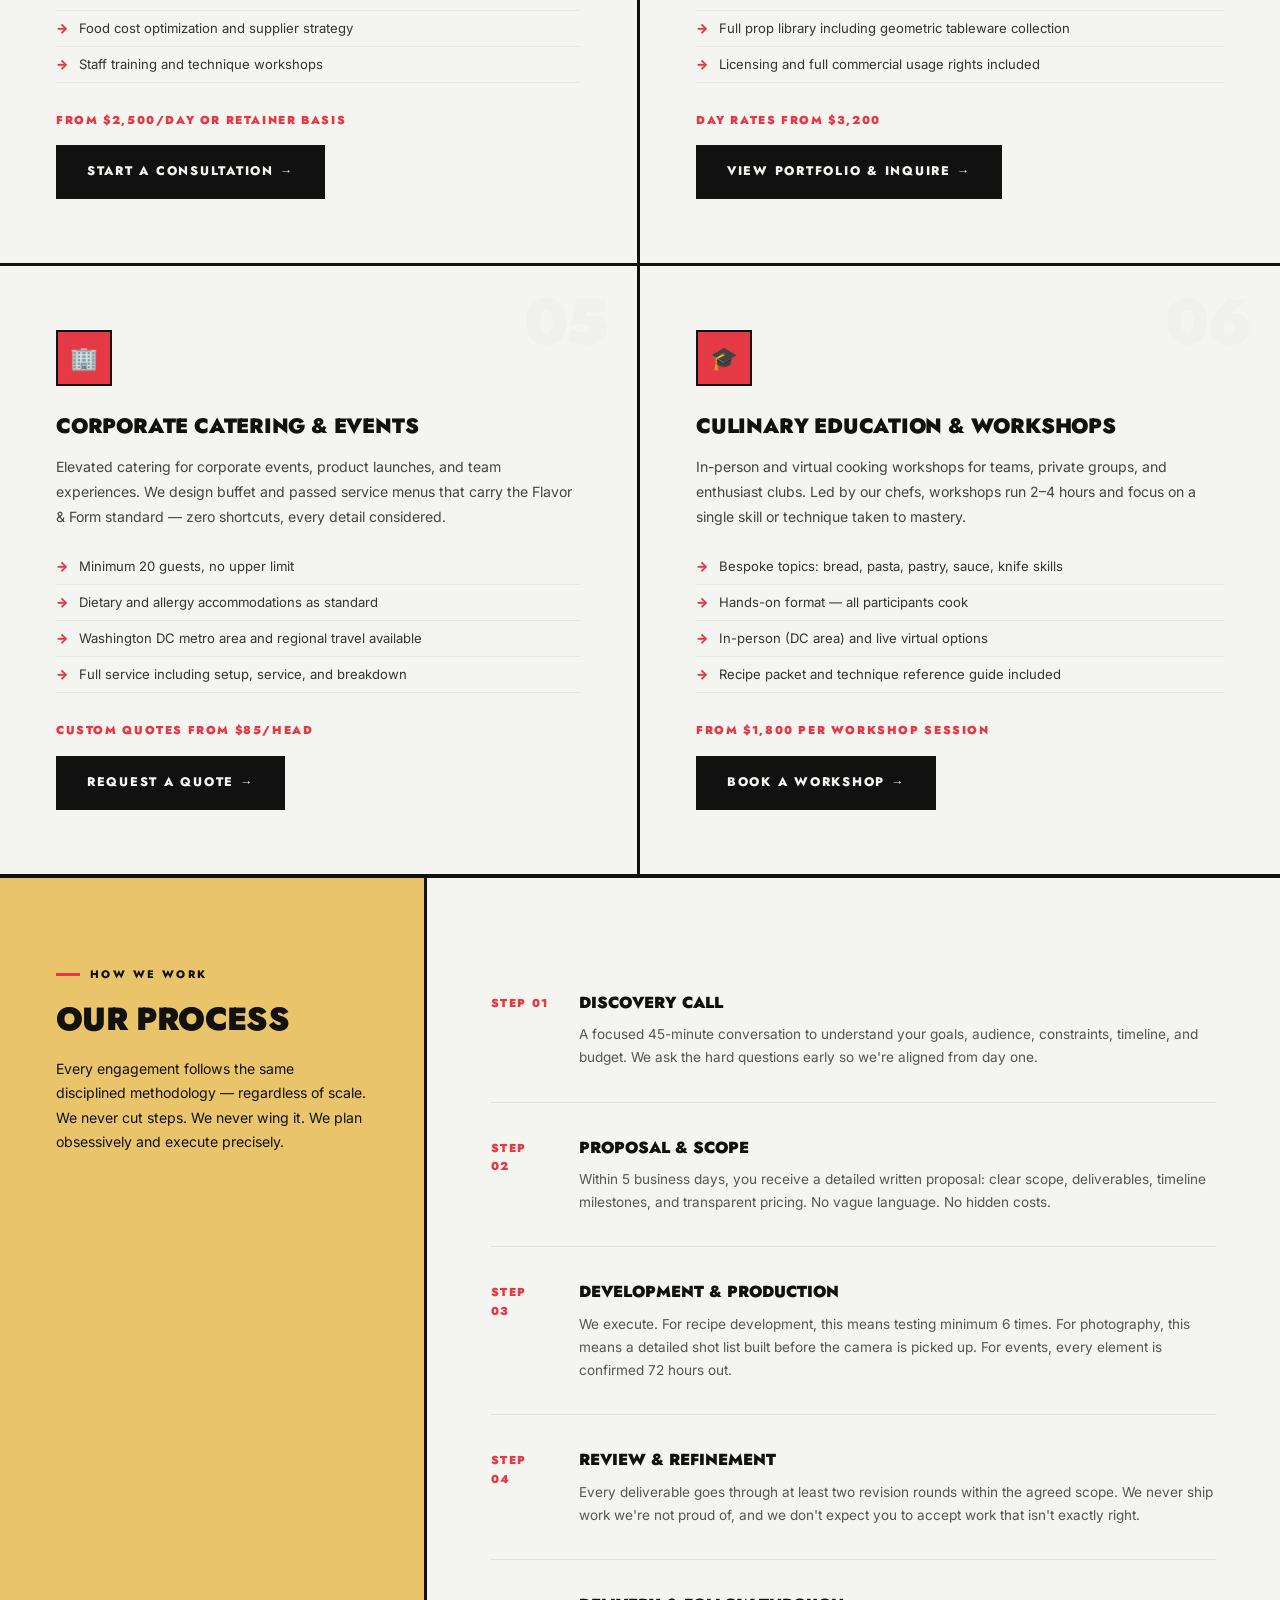
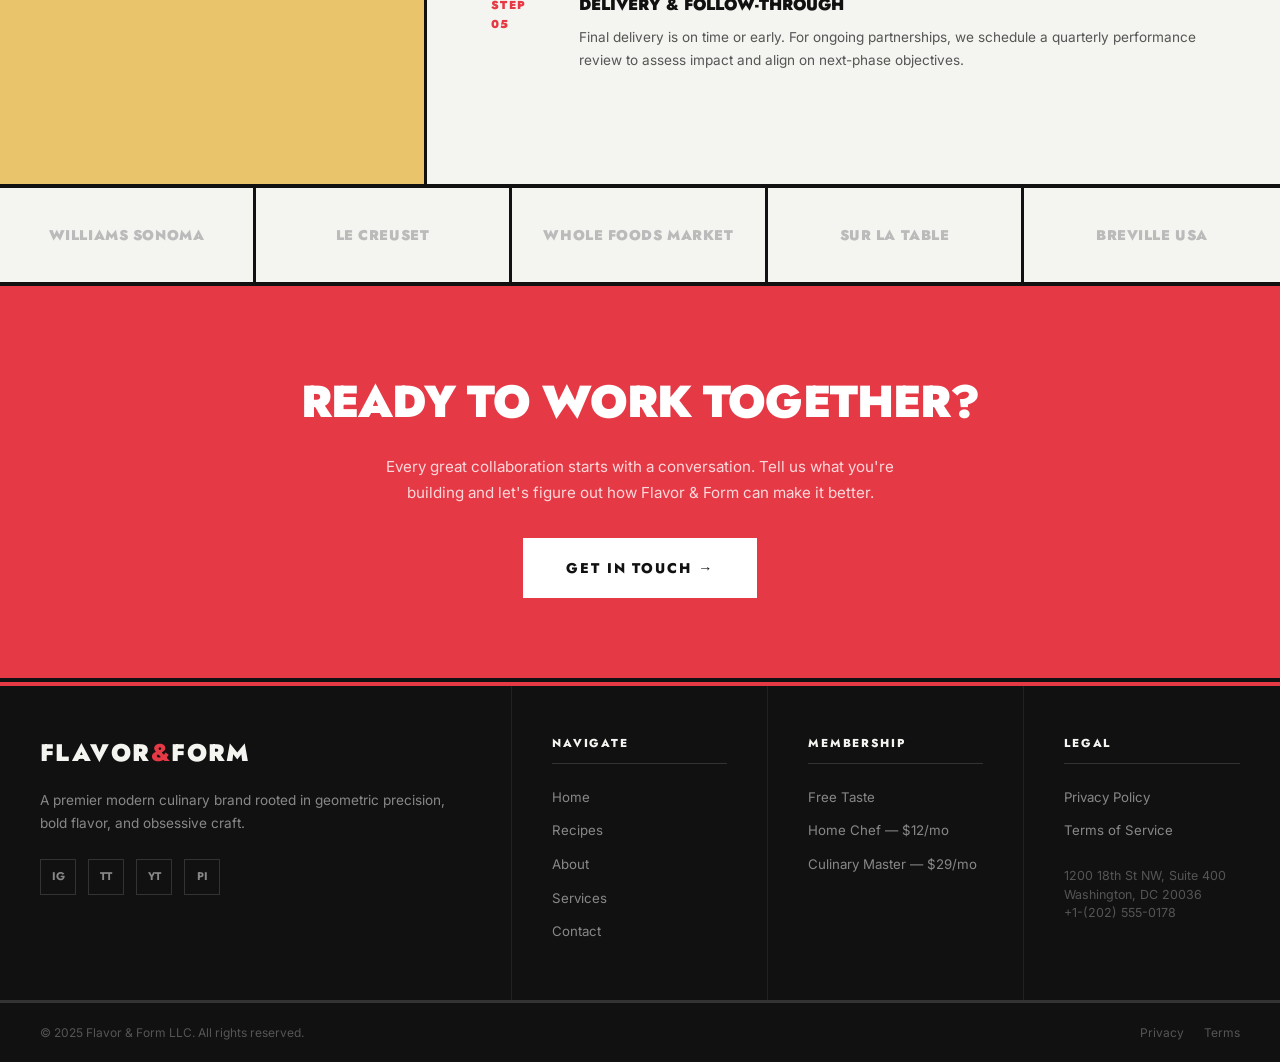
<file: services.html>
<!DOCTYPE html>
<html lang="en">
<head>
<meta charset="UTF-8" />
<meta name="viewport" content="width=device-width, initial-scale=1.0" />
<title>Services — Flavor & Form</title>
<meta name="description" content="Professional culinary services from Flavor & Form — private dining, brand partnerships, culinary consulting, content creation, and corporate catering." />
<link rel="stylesheet" href="shared.css" />
<style>
.services-hero {
  background: var(--black);
  color: var(--off-white);
  padding: 100px 64px;
  border-bottom: 4px solid var(--red);
  position: relative;
  overflow: hidden;
  display: grid;
  grid-template-columns: 1fr 1fr;
  gap: 80px;
  align-items: center;
}

.services-hero-geo {
  position: absolute;
  top: -80px; right: -80px;
  width: 320px; height: 320px;
  border: 32px solid var(--blue);
  opacity: 0.15;
}

.services-hero-geo2 {
  position: absolute;
  bottom: -40px; left: 40%;
  width: 160px; height: 160px;
  background: var(--red);
  opacity: 0.08;
}

.services-grid {
  display: grid;
  grid-template-columns: repeat(2, 1fr);
  border-bottom: 4px solid var(--black);
}

.service-card {
  padding: 64px 56px;
  border-right: var(--border);
  border-bottom: var(--border);
  position: relative;
  overflow: hidden;
}

.service-card:nth-child(2n) { border-right: none; }
.service-card:nth-child(n+5) { border-bottom: none; }

.service-icon {
  width: 56px; height: 56px;
  background: var(--red);
  display: flex; align-items: center; justify-content: center;
  font-size: 1.4rem;
  margin-bottom: 24px;
  border: 2px solid var(--black);
}

.service-num {
  position: absolute;
  top: 24px; right: 32px;
  font-family: var(--font-head);
  font-weight: 900;
  font-size: 4rem;
  color: #f0f0ec;
  letter-spacing: -0.06em;
  line-height: 1;
}

.service-title {
  font-family: var(--font-head);
  font-weight: 900;
  font-size: 1.3rem;
  text-transform: uppercase;
  letter-spacing: -0.01em;
  margin-bottom: 12px;
}

.service-desc {
  font-size: 0.88rem;
  color: #444;
  line-height: 1.75;
  margin-bottom: 20px;
}

.service-bullets { list-style: none; margin-bottom: 28px; }

.service-bullets li {
  display: flex;
  align-items: flex-start;
  gap: 10px;
  font-size: 0.82rem;
  padding: 7px 0;
  border-bottom: 1px solid #e8e8e4;
  color: #333;
}

.service-bullets li::before {
  content: '→';
  color: var(--red);
  font-weight: 900;
  flex-shrink: 0;
}

.service-price {
  font-family: var(--font-head);
  font-weight: 900;
  font-size: 0.72rem;
  letter-spacing: 0.14em;
  text-transform: uppercase;
  color: var(--red);
  margin-bottom: 16px;
}

.process-section {
  display: grid;
  grid-template-columns: 1fr 2fr;
  border-bottom: 4px solid var(--black);
}

.process-left {
  padding: 80px 56px;
  border-right: var(--border);
  background: var(--yellow);
}

.process-steps {
  padding: 80px 64px;
}

.process-step {
  display: grid;
  grid-template-columns: 60px 1fr;
  gap: 28px;
  padding: 32px 0;
  border-bottom: 1.5px solid #e0e0dc;
}

.process-step:last-child { border-bottom: none; }

.process-step-num {
  font-family: var(--font-head);
  font-weight: 900;
  font-size: 0.72rem;
  letter-spacing: 0.14em;
  color: var(--red);
  text-transform: uppercase;
  padding-top: 4px;
}

.process-step h4 {
  font-family: var(--font-head);
  font-weight: 900;
  font-size: 1rem;
  text-transform: uppercase;
  margin-bottom: 8px;
}

.process-step p { font-size: 0.85rem; color: #555; line-height: 1.7; }

.clients-bar {
  display: grid;
  grid-template-columns: repeat(5, 1fr);
  border-bottom: 4px solid var(--black);
}

.client-item {
  padding: 36px 20px;
  border-right: var(--border);
  display: flex; align-items: center; justify-content: center;
  text-align: center;
}

.client-item:last-child { border-right: none; }

.client-name {
  font-family: var(--font-head);
  font-weight: 900;
  font-size: 0.88rem;
  text-transform: uppercase;
  letter-spacing: 0.04em;
  color: #bbb;
}

@media (max-width: 1100px) {
  .services-hero { grid-template-columns: 1fr; gap: 40px; padding: 64px 32px; }
  .services-grid { grid-template-columns: 1fr; }
  .service-card { border-right: none; }
  .service-card:nth-child(n+5) { border-bottom: var(--border); }
  .service-card:last-child { border-bottom: none; }
  .process-section { grid-template-columns: 1fr; }
  .process-left { border-right: none; border-bottom: var(--border); padding: 48px 32px; }
  .process-steps { padding: 48px 32px; }
  .clients-bar { grid-template-columns: 1fr 1fr; }
  .client-item:nth-child(2n) { border-right: none; }
  .client-item:nth-child(n+3) { border-top: var(--border); }
}
</style>
</head>
<body>

<nav>
  <a href="index.html" class="nav-logo"><div class="nav-logo-text">Flavor<span>&</span>Form</div></a>
  <ul class="nav-links">
    <li><a href="index.html">Home</a></li>
    <li><a href="recipes.html">Recipes</a></li>
    <li><a href="about.html">About</a></li>
    <li><a href="services.html" class="active">Services</a></li>
    <li><a href="contact.html">Contact</a></li>
    <li><a href="index.html#pricing" class="nav-cta" data-modal data-tier="Home Chef">Join Now</a></li>
  </ul>
  <button class="hamburger" aria-label="Menu"><span></span><span></span><span></span></button>
</nav>

<!-- HERO -->
<section class="services-hero">
  <div class="services-hero-geo"></div>
  <div class="services-hero-geo2"></div>
  <div>
    <div class="section-label" style="color:var(--yellow);">Professional Services</div>
    <h1 class="section-title" style="font-size:clamp(2.5rem,5vw,4rem);text-transform:uppercase;color:var(--off-white);margin-bottom:24px;">We Work<br>With Brands<br>& People.</h1>
    <p style="font-size:0.95rem;color:#aaa;max-width:440px;line-height:1.75;">From private dining experiences for 8 to brand partnerships reaching millions — Flavor & Form brings the same geometric precision and obsessive quality to every professional engagement we take on.</p>
  </div>
  <div>
    <div style="display:grid;grid-template-columns:1fr 1fr;gap:0;border:3px solid #333;">
      <div style="padding:28px 24px;border-right:1.5px solid #333;border-bottom:1.5px solid #333;">
        <div style="font-family:var(--font-head);font-weight:900;font-size:2rem;color:var(--off-white);letter-spacing:-0.04em;">140+</div>
        <div style="font-size:0.72rem;color:#888;font-family:var(--font-head);letter-spacing:0.1em;text-transform:uppercase;margin-top:4px;">Brand Partners</div>
      </div>
      <div style="padding:28px 24px;border-bottom:1.5px solid #333;">
        <div style="font-family:var(--font-head);font-weight:900;font-size:2rem;color:var(--off-white);letter-spacing:-0.04em;">98%</div>
        <div style="font-size:0.72rem;color:#888;font-family:var(--font-head);letter-spacing:0.1em;text-transform:uppercase;margin-top:4px;">Client Retention</div>
      </div>
      <div style="padding:28px 24px;border-right:1.5px solid #333;">
        <div style="font-family:var(--font-head);font-weight:900;font-size:2rem;color:var(--off-white);letter-spacing:-0.04em;">$4.2M</div>
        <div style="font-size:0.72rem;color:#888;font-family:var(--font-head);letter-spacing:0.1em;text-transform:uppercase;margin-top:4px;">Client Revenue Generated</div>
      </div>
      <div style="padding:28px 24px;">
        <div style="font-family:var(--font-head);font-weight:900;font-size:2rem;color:var(--off-white);letter-spacing:-0.04em;">6yr</div>
        <div style="font-size:0.72rem;color:#888;font-family:var(--font-head);letter-spacing:0.1em;text-transform:uppercase;margin-top:4px;">In Business</div>
      </div>
    </div>
    <a href="contact.html" class="btn btn-red" style="margin-top:24px;">Get a Proposal →</a>
  </div>
</section>

<!-- SERVICES GRID -->
<section class="services-grid">
  <div class="service-card">
    <div class="service-num">01</div>
    <div class="service-icon">🍽️</div>
    <div class="service-title">Private Dining Experiences</div>
    <p class="service-desc">Exclusive, curated dining events hosted in our Washington DC test kitchen or at your preferred venue. Chef Adriana designs a bespoke tasting menu around your preferences, dietary needs, and occasion.</p>
    <ul class="service-bullets">
      <li>4–12 guests, tasting menu format (7–12 courses)</li>
      <li>Full ingredient sourcing from premium local purveyors</li>
      <li>Paired beverage program available</li>
      <li>Recipe booklet and ingredient provenance notes provided</li>
    </ul>
    <div class="service-price">Starting at $450/person</div>
    <a href="contact.html" class="btn btn-primary">Book an Experience →</a>
  </div>

  <div class="service-card">
    <div class="service-num">02</div>
    <div class="service-icon">🤝</div>
    <div class="service-title">Brand Partnerships</div>
    <p class="service-desc">Long-form, authentic content partnerships with premium food, kitchen, and lifestyle brands. We reach 1.2M monthly readers and 480K social followers with an audience that cooks seriously and spends accordingly.</p>
    <ul class="service-bullets">
      <li>Dedicated recipe development featuring your product</li>
      <li>Editorial photography and video content</li>
      <li>Newsletter inclusion (avg. 58% open rate)</li>
      <li>Social content across IG, TikTok & Pinterest</li>
    </ul>
    <div class="service-price">Packages from $8,000/campaign</div>
    <a href="contact.html" class="btn btn-primary">Inquire About Partnership →</a>
  </div>

  <div class="service-card">
    <div class="service-num">03</div>
    <div class="service-icon">📋</div>
    <div class="service-title">Culinary Consulting</div>
    <p class="service-desc">Strategic consulting for restaurants, food startups, ghost kitchens, and CPG brands. We help you build menus, develop recipes at scale, design kitchen workflows, and position your culinary brand for growth.</p>
    <ul class="service-bullets">
      <li>Menu architecture and seasonal rotation planning</li>
      <li>Recipes scaled for production volumes</li>
      <li>Food cost optimization and supplier strategy</li>
      <li>Staff training and technique workshops</li>
    </ul>
    <div class="service-price">From $2,500/day or retainer basis</div>
    <a href="contact.html" class="btn btn-primary">Start a Consultation →</a>
  </div>

  <div class="service-card">
    <div class="service-num">04</div>
    <div class="service-icon">📸</div>
    <div class="service-title">Food Photography & Styling</div>
    <p class="service-desc">Commercial food photography and prop styling rooted in our Bauhaus visual philosophy. Clean, geometric, high-contrast imagery that makes product and recipe photography stand apart in a saturated market.</p>
    <ul class="service-bullets">
      <li>Full-day studio shoots at our DC test kitchen</li>
      <li>On-location shoots available nationwide</li>
      <li>Full prop library including geometric tableware collection</li>
      <li>Licensing and full commercial usage rights included</li>
    </ul>
    <div class="service-price">Day rates from $3,200</div>
    <a href="contact.html" class="btn btn-primary">View Portfolio & Inquire →</a>
  </div>

  <div class="service-card">
    <div class="service-num">05</div>
    <div class="service-icon">🏢</div>
    <div class="service-title">Corporate Catering & Events</div>
    <p class="service-desc">Elevated catering for corporate events, product launches, and team experiences. We design buffet and passed service menus that carry the Flavor & Form standard — zero shortcuts, every detail considered.</p>
    <ul class="service-bullets">
      <li>Minimum 20 guests, no upper limit</li>
      <li>Dietary and allergy accommodations as standard</li>
      <li>Washington DC metro area and regional travel available</li>
      <li>Full service including setup, service, and breakdown</li>
    </ul>
    <div class="service-price">Custom quotes from $85/head</div>
    <a href="contact.html" class="btn btn-primary">Request a Quote →</a>
  </div>

  <div class="service-card">
    <div class="service-num">06</div>
    <div class="service-icon">🎓</div>
    <div class="service-title">Culinary Education & Workshops</div>
    <p class="service-desc">In-person and virtual cooking workshops for teams, private groups, and enthusiast clubs. Led by our chefs, workshops run 2–4 hours and focus on a single skill or technique taken to mastery.</p>
    <ul class="service-bullets">
      <li>Bespoke topics: bread, pasta, pastry, sauce, knife skills</li>
      <li>Hands-on format — all participants cook</li>
      <li>In-person (DC area) and live virtual options</li>
      <li>Recipe packet and technique reference guide included</li>
    </ul>
    <div class="service-price">From $1,800 per workshop session</div>
    <a href="contact.html" class="btn btn-primary">Book a Workshop →</a>
  </div>
</section>

<!-- PROCESS -->
<section class="process-section">
  <div class="process-left">
    <div class="section-label">How We Work</div>
    <h2 class="section-title" style="font-size:2rem;text-transform:uppercase;margin-bottom:20px;">Our Process</h2>
    <p style="font-size:0.88rem;color:var(--black);line-height:1.75;">Every engagement follows the same disciplined methodology — regardless of scale. We never cut steps. We never wing it. We plan obsessively and execute precisely.</p>
  </div>
  <div class="process-steps">
    <div class="process-step">
      <div class="process-step-num">Step 01</div>
      <div>
        <h4>Discovery Call</h4>
        <p>A focused 45-minute conversation to understand your goals, audience, constraints, timeline, and budget. We ask the hard questions early so we're aligned from day one.</p>
      </div>
    </div>
    <div class="process-step">
      <div class="process-step-num">Step 02</div>
      <div>
        <h4>Proposal & Scope</h4>
        <p>Within 5 business days, you receive a detailed written proposal: clear scope, deliverables, timeline milestones, and transparent pricing. No vague language. No hidden costs.</p>
      </div>
    </div>
    <div class="process-step">
      <div class="process-step-num">Step 03</div>
      <div>
        <h4>Development & Production</h4>
        <p>We execute. For recipe development, this means testing minimum 6 times. For photography, this means a detailed shot list built before the camera is picked up. For events, every element is confirmed 72 hours out.</p>
      </div>
    </div>
    <div class="process-step">
      <div class="process-step-num">Step 04</div>
      <div>
        <h4>Review & Refinement</h4>
        <p>Every deliverable goes through at least two revision rounds within the agreed scope. We never ship work we're not proud of, and we don't expect you to accept work that isn't exactly right.</p>
      </div>
    </div>
    <div class="process-step">
      <div class="process-step-num">Step 05</div>
      <div>
        <h4>Delivery & Follow-Through</h4>
        <p>Final delivery is on time or early. For ongoing partnerships, we schedule a quarterly performance review to assess impact and align on next-phase objectives.</p>
      </div>
    </div>
  </div>
</section>

<!-- CLIENTS -->
<div class="clients-bar">
  <div class="client-item"><div class="client-name">Williams Sonoma</div></div>
  <div class="client-item"><div class="client-name">Le Creuset</div></div>
  <div class="client-item"><div class="client-name">Whole Foods Market</div></div>
  <div class="client-item"><div class="client-name">Sur La Table</div></div>
  <div class="client-item"><div class="client-name">Breville USA</div></div>
</div>

<!-- CTA -->
<div style="background:var(--red);padding:80px 64px;border-bottom:4px solid var(--black);text-align:center;">
  <h2 style="font-family:var(--font-head);font-weight:900;font-size:2.8rem;text-transform:uppercase;color:#fff;letter-spacing:-0.02em;margin-bottom:16px;">Ready to Work Together?</h2>
  <p style="font-size:0.95rem;color:rgba(255,255,255,0.8);max-width:520px;margin:0 auto 32px;line-height:1.7;">Every great collaboration starts with a conversation. Tell us what you're building and let's figure out how Flavor & Form can make it better.</p>
  <a href="contact.html" class="btn" style="background:#fff;color:var(--black);border-color:#fff;font-size:0.88rem;padding:16px 40px;">Get in Touch →</a>
</div>

<!-- MODAL -->
<div class="modal-overlay" id="modalOverlay">
  <div class="modal">
    <div class="modal-header"><h3>Unlock Full Access</h3><button class="modal-close">&times;</button></div>
    <div class="modal-body">
      <p>Join Flavor & Form for full recipe access and member perks.</p>
      <form id="leadForm" novalidate>
        <div class="form-group"><label>Full Name *</label><input type="text" name="name" placeholder="Jane Doe" required /></div>
        <div class="form-group"><label>Email Address *</label><input type="email" name="email" placeholder="jane@example.com" required /></div>
        <div class="form-group"><label>Phone Number</label><input type="tel" name="phone" placeholder="+1 (555) 000-0000" /></div>
        <div class="form-group"><label>Selected Package</label><select id="modalTier" name="tier"><option value="Free Taste">Free Taste</option><option value="Home Chef">Home Chef — $12/mo</option><option value="Culinary Master">Culinary Master — $29/mo</option></select></div>
        <input type="hidden" id="modalRecipe" name="recipe" value="" />
        <div class="form-check"><input type="checkbox" id="privacyCheck" required /><label for="privacyCheck">I agree to the <a href="privacy.html">Privacy Policy</a> and <a href="terms.html">Terms of Service</a></label></div>
        <button type="submit" class="btn btn-red" style="width:100%;justify-content:center;">Get Instant Access →</button>
      </form>
    </div>
  </div>
</div>

<div class="cookie-banner" id="cookieBanner">
  <p>We use cookies to enhance your experience. <a href="privacy.html">Privacy Policy</a>.</p>
  <div class="cookie-actions"><button class="cookie-btn cookie-manage" id="cookieManage">Essential Only</button><button class="cookie-btn cookie-accept" id="cookieAccept">Accept All</button></div>
</div>

<footer>
  <div class="footer-grid">
    <div class="footer-col"><div class="footer-brand">Flavor<span>&</span>Form</div><p class="footer-desc">A premier modern culinary brand rooted in geometric precision, bold flavor, and obsessive craft.</p><div class="footer-socials"><a href="#">IG</a><a href="#">TT</a><a href="#">YT</a><a href="#">PI</a></div></div>
    <div class="footer-col"><h4>Navigate</h4><ul><li><a href="index.html">Home</a></li><li><a href="recipes.html">Recipes</a></li><li><a href="about.html">About</a></li><li><a href="services.html">Services</a></li><li><a href="contact.html">Contact</a></li></ul></div>
    <div class="footer-col"><h4>Membership</h4><ul><li><a href="index.html#pricing">Free Taste</a></li><li><a href="index.html#pricing">Home Chef — $12/mo</a></li><li><a href="index.html#pricing">Culinary Master — $29/mo</a></li></ul></div>
    <div class="footer-col"><h4>Legal</h4><ul><li><a href="privacy.html">Privacy Policy</a></li><li><a href="terms.html">Terms of Service</a></li></ul><div style="margin-top:24px;font-size:0.78rem;color:#555;line-height:1.5;">1200 18th St NW, Suite 400<br>Washington, DC 20036<br>+1-(202) 555-0178</div></div>
  </div>
  <div class="footer-bottom"><span>© 2025 Flavor & Form LLC. All rights reserved.</span><div class="footer-legal"><a href="privacy.html">Privacy</a><a href="terms.html">Terms</a></div></div>
</footer>

<script src="shared.js"></script>
</body>
</html>
</file>
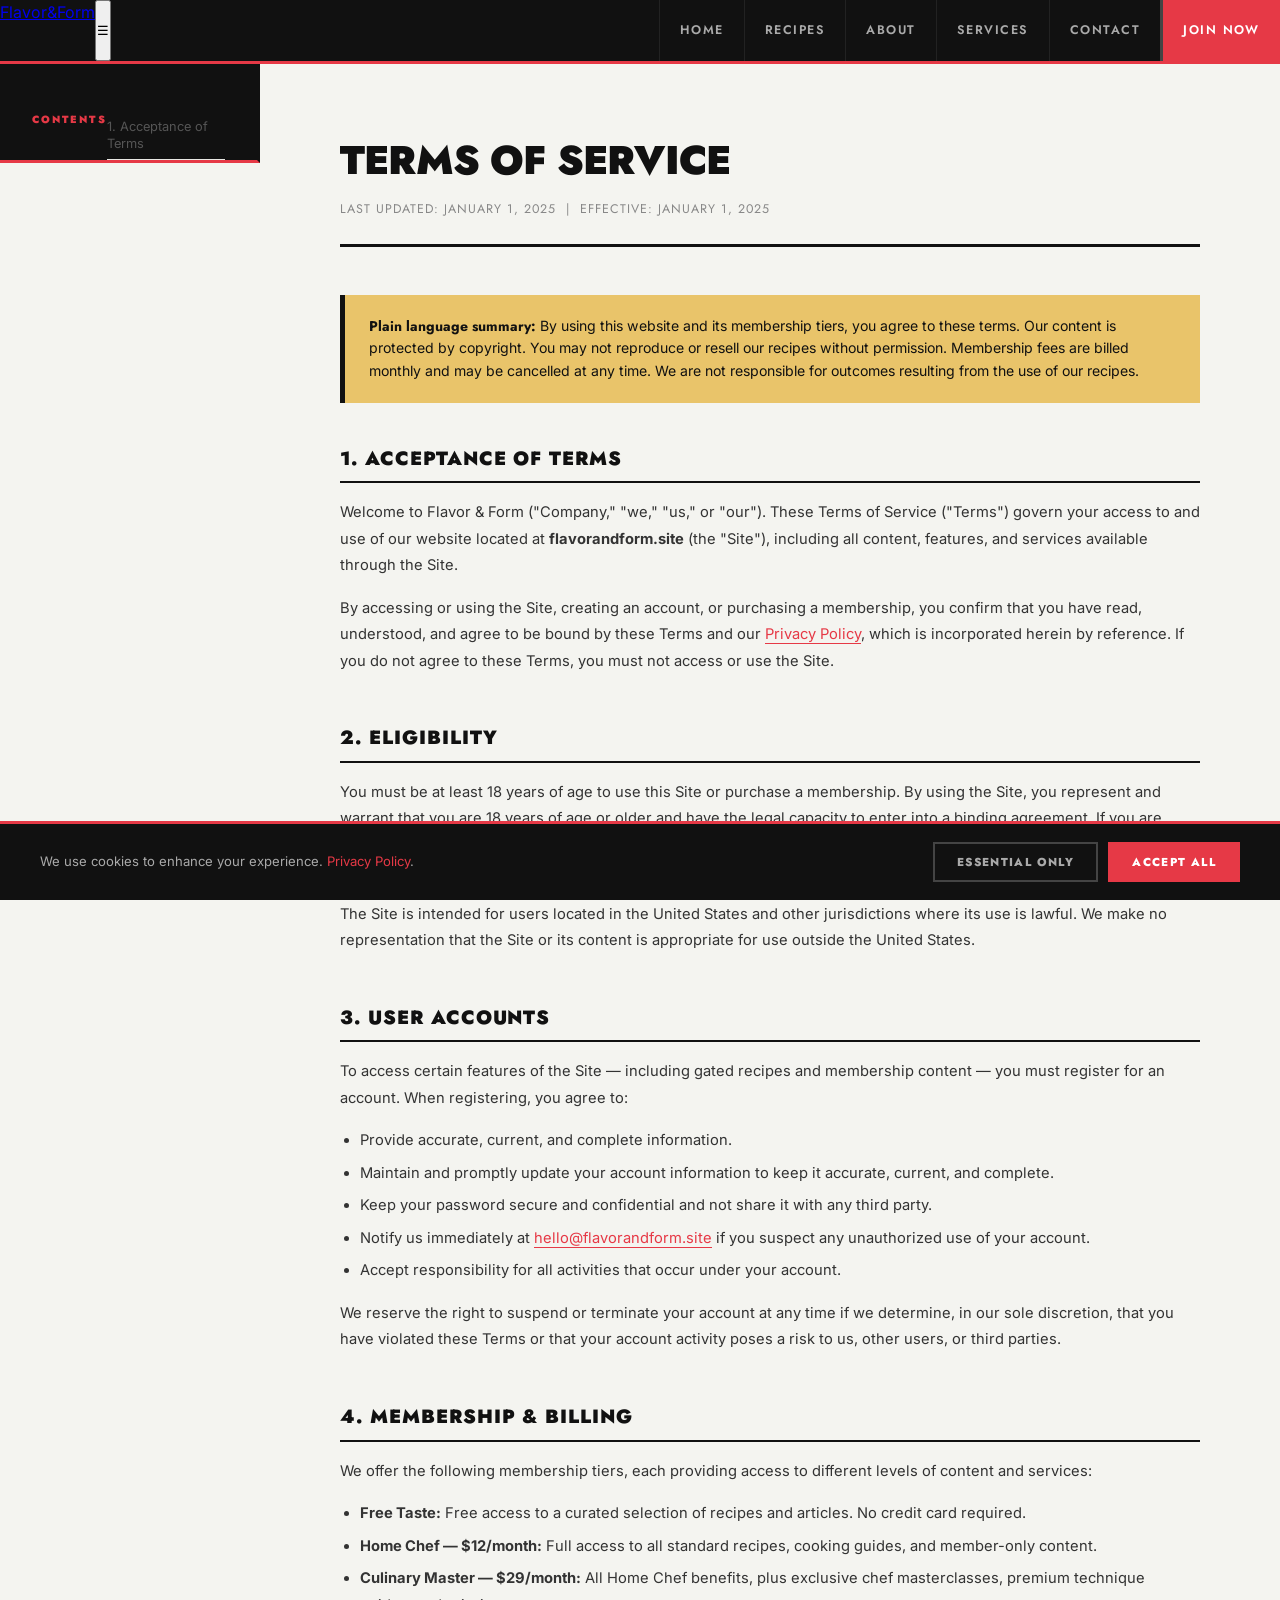
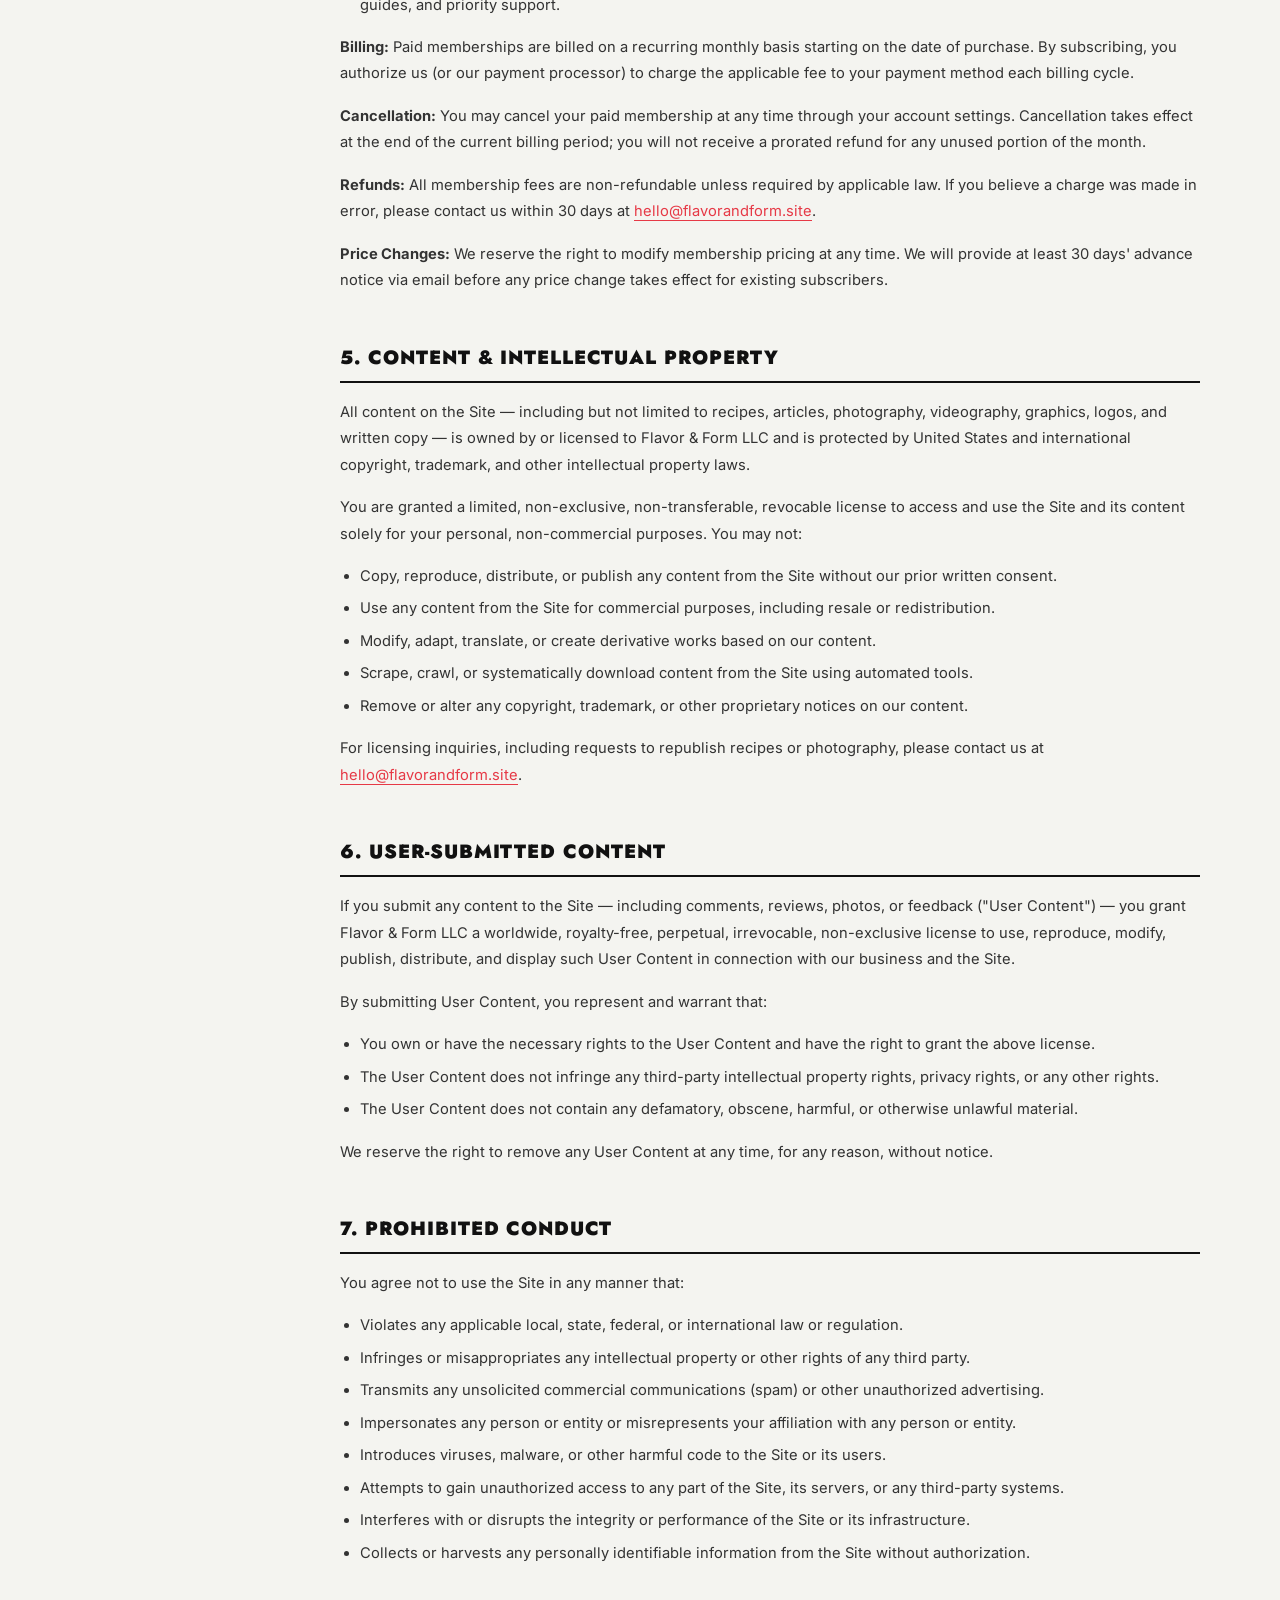
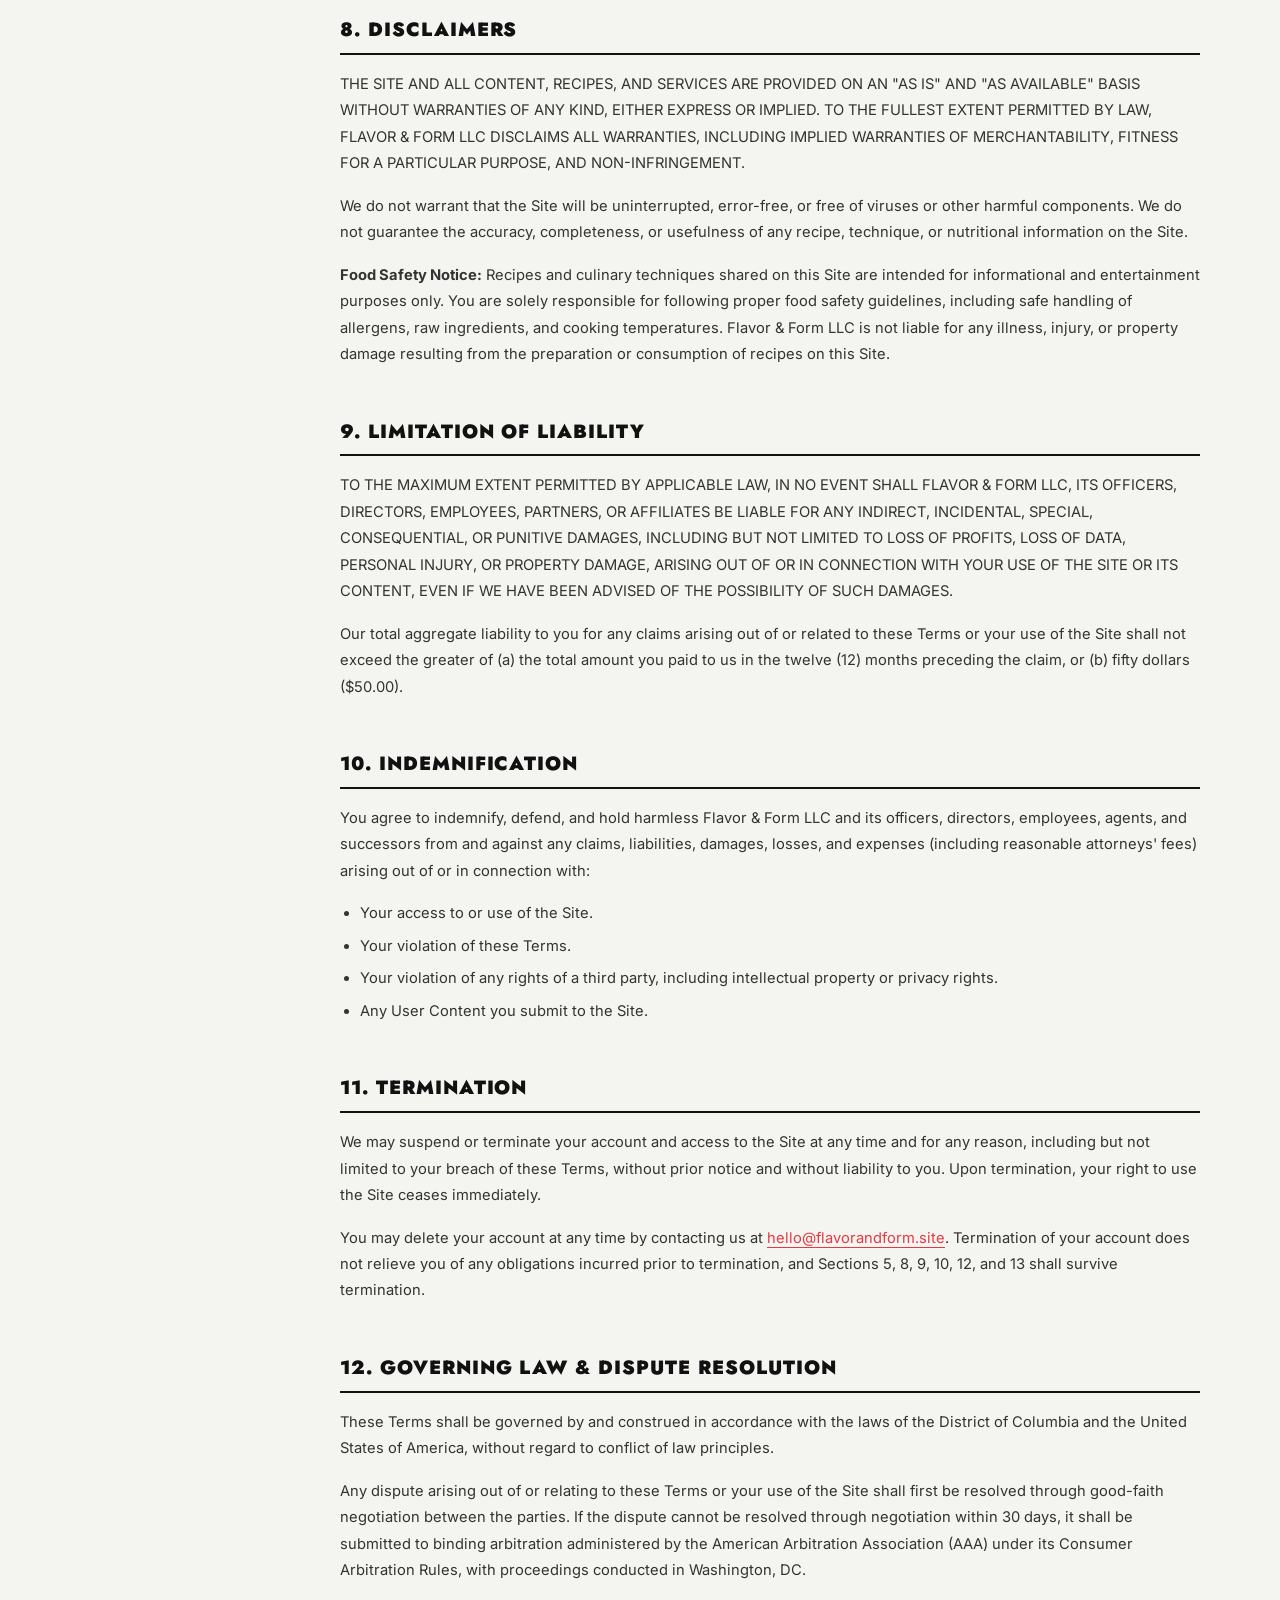
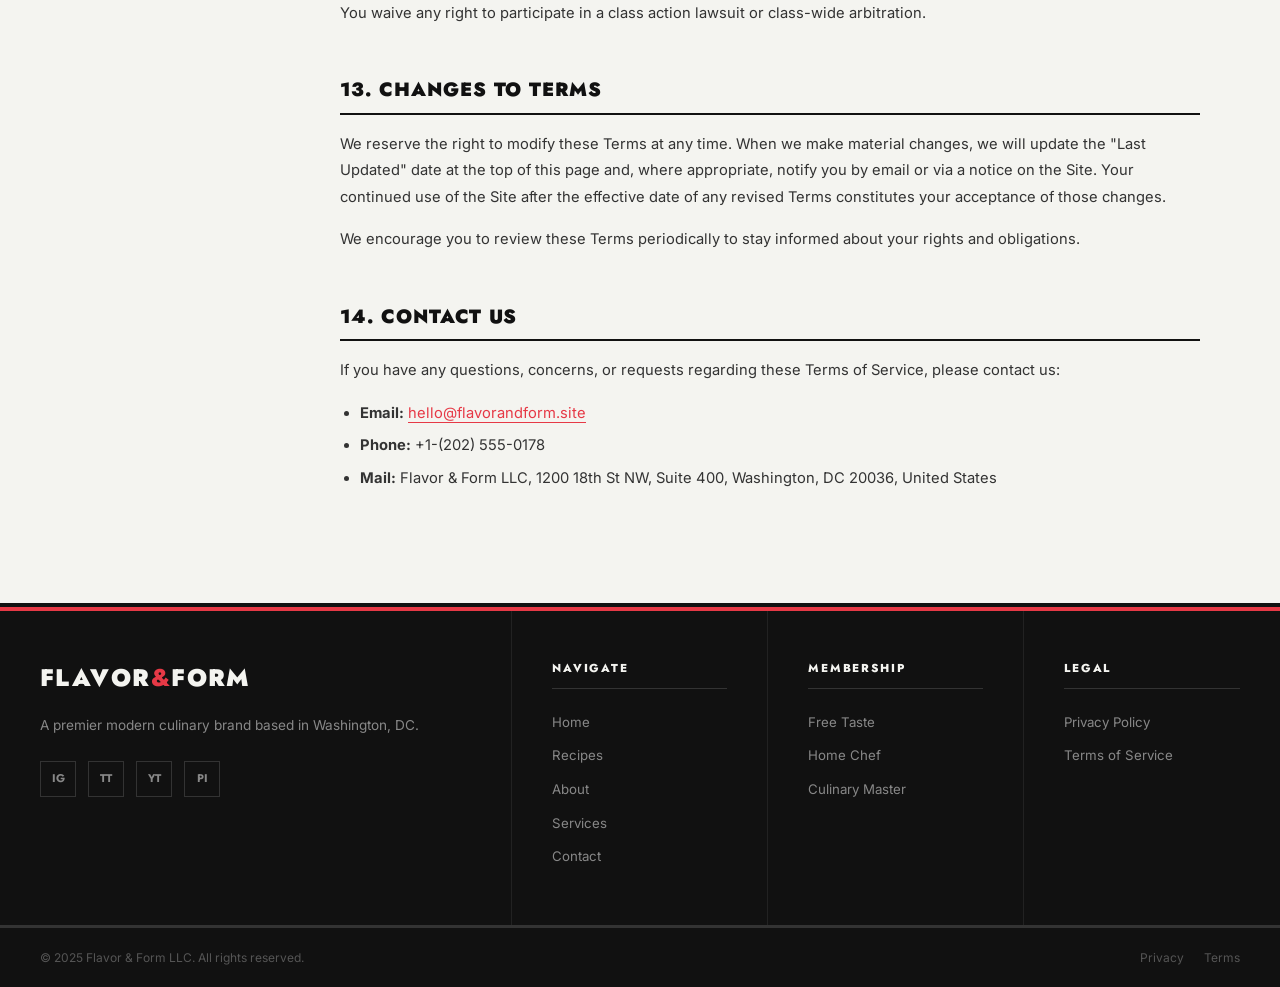
<file: terms.html>
<!DOCTYPE html>
<html lang="en">
<head>
<meta charset="UTF-8" />
<meta name="viewport" content="width=device-width, initial-scale=1.0" />
<title>Terms of Service — Flavor & Form</title>
<link rel="stylesheet" href="shared.css" />
<style>
.legal-layout {
  display: grid;
  grid-template-columns: 260px 1fr;
  border-bottom: 4px solid var(--black);
  min-height: calc(100vh - 64px);
}

.legal-nav {
  padding: 48px 32px;
  border-right: var(--border);
  position: sticky;
  top: 64px;
  align-self: start;
  max-height: calc(100vh - 64px);
  overflow-y: auto;
}

.legal-nav h4 {
  font-family: var(--font-head);
  font-weight: 900;
  font-size: 0.65rem;
  letter-spacing: 0.2em;
  text-transform: uppercase;
  color: var(--red);
  margin-bottom: 16px;
}

.legal-nav ul { list-style: none; }
.legal-nav ul li { margin-bottom: 4px; }

.legal-nav ul a {
  font-size: 0.8rem;
  color: #555;
  text-decoration: none;
  display: block;
  padding: 6px 0;
  border-bottom: 1px solid #e8e8e4;
  transition: color 0.15s;
  line-height: 1.35;
}

.legal-nav ul a:hover { color: var(--red); }

.legal-body {
  padding: 64px 80px;
}

.legal-body h1 {
  font-family: var(--font-head);
  font-weight: 900;
  font-size: 2.5rem;
  text-transform: uppercase;
  letter-spacing: -0.02em;
  margin-bottom: 8px;
}

.legal-meta {
  font-size: 0.78rem;
  color: #888;
  margin-bottom: 48px;
  padding-bottom: 24px;
  border-bottom: 3px solid var(--black);
  font-family: var(--font-head);
  letter-spacing: 0.08em;
  text-transform: uppercase;
}

.legal-section {
  margin-bottom: 48px;
  scroll-margin-top: 80px;
}

.legal-section h2 {
  font-family: var(--font-head);
  font-weight: 900;
  font-size: 1.2rem;
  text-transform: uppercase;
  letter-spacing: 0.05em;
  margin-bottom: 16px;
  padding-bottom: 8px;
  border-bottom: 2px solid var(--black);
}

.legal-section p {
  font-size: 0.92rem;
  line-height: 1.8;
  color: #333;
  margin-bottom: 16px;
}

.legal-section ul, .legal-section ol {
  padding-left: 20px;
  margin-bottom: 16px;
}

.legal-section li {
  font-size: 0.92rem;
  line-height: 1.8;
  color: #333;
  margin-bottom: 6px;
}

.legal-highlight {
  background: var(--yellow);
  border-left: 5px solid var(--black);
  padding: 20px 24px;
  margin-bottom: 40px;
}

.legal-highlight p {
  font-size: 0.88rem;
  margin-bottom: 0;
  color: var(--black);
}

.legal-highlight strong { font-family: var(--font-head); }

.legal-section a {
  color: var(--red);
  text-decoration: none;
  border-bottom: 1px solid var(--red);
}

.legal-section a:hover { opacity: 0.75; }

@media (max-width: 768px) {
  .legal-layout {
    grid-template-columns: 1fr;
  }
  .legal-nav {
    position: static;
    border-right: none;
    border-bottom: var(--border);
    max-height: none;
    padding: 32px 24px;
  }
  .legal-body {
    padding: 40px 24px;
  }
}
</style>
</head>
<body>

<!-- NAV -->
<nav class="nav">
  <a href="index.html" class="nav-brand">Flavor<span>&</span>Form</a>
  <button class="nav-toggle" id="navToggle" aria-label="Menu">&#9776;</button>
  <ul class="nav-links" id="navLinks">
    <li><a href="index.html">Home</a></li>
    <li><a href="recipes.html">Recipes</a></li>
    <li><a href="about.html">About</a></li>
    <li><a href="services.html">Services</a></li>
    <li><a href="contact.html">Contact</a></li>
    <li><a href="index.html#pricing" class="nav-cta" data-modal data-tier="Home Chef">Join Now</a></li>
  </ul>
</nav>

<main>
  <div class="legal-layout">

    <!-- SIDEBAR NAV -->
    <nav class="legal-nav">
      <h4>Contents</h4>
      <ul>
        <li><a href="#acceptance">1. Acceptance of Terms</a></li>
        <li><a href="#eligibility">2. Eligibility</a></li>
        <li><a href="#accounts">3. User Accounts</a></li>
        <li><a href="#membership">4. Membership & Billing</a></li>
        <li><a href="#content">5. Content & Intellectual Property</a></li>
        <li><a href="#user-content">6. User-Submitted Content</a></li>
        <li><a href="#prohibited">7. Prohibited Conduct</a></li>
        <li><a href="#disclaimers">8. Disclaimers</a></li>
        <li><a href="#liability">9. Limitation of Liability</a></li>
        <li><a href="#indemnification">10. Indemnification</a></li>
        <li><a href="#termination">11. Termination</a></li>
        <li><a href="#governing-law">12. Governing Law</a></li>
        <li><a href="#changes">13. Changes to Terms</a></li>
        <li><a href="#contact-legal">14. Contact Us</a></li>
      </ul>
    </nav>

    <!-- BODY -->
    <div class="legal-body">
      <h1>Terms of Service</h1>
      <p class="legal-meta">Last Updated: January 1, 2025 &nbsp;|&nbsp; Effective: January 1, 2025</p>

      <div class="legal-highlight">
        <p><strong>Plain language summary:</strong> By using this website and its membership tiers, you agree to these terms. Our content is protected by copyright. You may not reproduce or resell our recipes without permission. Membership fees are billed monthly and may be cancelled at any time. We are not responsible for outcomes resulting from the use of our recipes.</p>
      </div>

      <!-- 1 -->
      <section class="legal-section" id="acceptance">
        <h2>1. Acceptance of Terms</h2>
        <p>Welcome to Flavor & Form ("Company," "we," "us," or "our"). These Terms of Service ("Terms") govern your access to and use of our website located at <strong>flavorandform.site</strong> (the "Site"), including all content, features, and services available through the Site.</p>
        <p>By accessing or using the Site, creating an account, or purchasing a membership, you confirm that you have read, understood, and agree to be bound by these Terms and our <a href="privacy.html">Privacy Policy</a>, which is incorporated herein by reference. If you do not agree to these Terms, you must not access or use the Site.</p>
      </section>

      <!-- 2 -->
      <section class="legal-section" id="eligibility">
        <h2>2. Eligibility</h2>
        <p>You must be at least 18 years of age to use this Site or purchase a membership. By using the Site, you represent and warrant that you are 18 years of age or older and have the legal capacity to enter into a binding agreement. If you are under 18, you may only use the Site under the supervision of a parent or legal guardian who agrees to these Terms on your behalf.</p>
        <p>The Site is intended for users located in the United States and other jurisdictions where its use is lawful. We make no representation that the Site or its content is appropriate for use outside the United States.</p>
      </section>

      <!-- 3 -->
      <section class="legal-section" id="accounts">
        <h2>3. User Accounts</h2>
        <p>To access certain features of the Site — including gated recipes and membership content — you must register for an account. When registering, you agree to:</p>
        <ul>
          <li>Provide accurate, current, and complete information.</li>
          <li>Maintain and promptly update your account information to keep it accurate, current, and complete.</li>
          <li>Keep your password secure and confidential and not share it with any third party.</li>
          <li>Notify us immediately at <a href="mailto:hello@flavorandform.site">hello@flavorandform.site</a> if you suspect any unauthorized use of your account.</li>
          <li>Accept responsibility for all activities that occur under your account.</li>
        </ul>
        <p>We reserve the right to suspend or terminate your account at any time if we determine, in our sole discretion, that you have violated these Terms or that your account activity poses a risk to us, other users, or third parties.</p>
      </section>

      <!-- 4 -->
      <section class="legal-section" id="membership">
        <h2>4. Membership & Billing</h2>
        <p>We offer the following membership tiers, each providing access to different levels of content and services:</p>
        <ul>
          <li><strong>Free Taste:</strong> Free access to a curated selection of recipes and articles. No credit card required.</li>
          <li><strong>Home Chef — $12/month:</strong> Full access to all standard recipes, cooking guides, and member-only content.</li>
          <li><strong>Culinary Master — $29/month:</strong> All Home Chef benefits, plus exclusive chef masterclasses, premium technique guides, and priority support.</li>
        </ul>
        <p><strong>Billing:</strong> Paid memberships are billed on a recurring monthly basis starting on the date of purchase. By subscribing, you authorize us (or our payment processor) to charge the applicable fee to your payment method each billing cycle.</p>
        <p><strong>Cancellation:</strong> You may cancel your paid membership at any time through your account settings. Cancellation takes effect at the end of the current billing period; you will not receive a prorated refund for any unused portion of the month.</p>
        <p><strong>Refunds:</strong> All membership fees are non-refundable unless required by applicable law. If you believe a charge was made in error, please contact us within 30 days at <a href="mailto:hello@flavorandform.site">hello@flavorandform.site</a>.</p>
        <p><strong>Price Changes:</strong> We reserve the right to modify membership pricing at any time. We will provide at least 30 days' advance notice via email before any price change takes effect for existing subscribers.</p>
      </section>

      <!-- 5 -->
      <section class="legal-section" id="content">
        <h2>5. Content & Intellectual Property</h2>
        <p>All content on the Site — including but not limited to recipes, articles, photography, videography, graphics, logos, and written copy — is owned by or licensed to Flavor & Form LLC and is protected by United States and international copyright, trademark, and other intellectual property laws.</p>
        <p>You are granted a limited, non-exclusive, non-transferable, revocable license to access and use the Site and its content solely for your personal, non-commercial purposes. You may not:</p>
        <ul>
          <li>Copy, reproduce, distribute, or publish any content from the Site without our prior written consent.</li>
          <li>Use any content from the Site for commercial purposes, including resale or redistribution.</li>
          <li>Modify, adapt, translate, or create derivative works based on our content.</li>
          <li>Scrape, crawl, or systematically download content from the Site using automated tools.</li>
          <li>Remove or alter any copyright, trademark, or other proprietary notices on our content.</li>
        </ul>
        <p>For licensing inquiries, including requests to republish recipes or photography, please contact us at <a href="mailto:hello@flavorandform.site">hello@flavorandform.site</a>.</p>
      </section>

      <!-- 6 -->
      <section class="legal-section" id="user-content">
        <h2>6. User-Submitted Content</h2>
        <p>If you submit any content to the Site — including comments, reviews, photos, or feedback ("User Content") — you grant Flavor & Form LLC a worldwide, royalty-free, perpetual, irrevocable, non-exclusive license to use, reproduce, modify, publish, distribute, and display such User Content in connection with our business and the Site.</p>
        <p>By submitting User Content, you represent and warrant that:</p>
        <ul>
          <li>You own or have the necessary rights to the User Content and have the right to grant the above license.</li>
          <li>The User Content does not infringe any third-party intellectual property rights, privacy rights, or any other rights.</li>
          <li>The User Content does not contain any defamatory, obscene, harmful, or otherwise unlawful material.</li>
        </ul>
        <p>We reserve the right to remove any User Content at any time, for any reason, without notice.</p>
      </section>

      <!-- 7 -->
      <section class="legal-section" id="prohibited">
        <h2>7. Prohibited Conduct</h2>
        <p>You agree not to use the Site in any manner that:</p>
        <ul>
          <li>Violates any applicable local, state, federal, or international law or regulation.</li>
          <li>Infringes or misappropriates any intellectual property or other rights of any third party.</li>
          <li>Transmits any unsolicited commercial communications (spam) or other unauthorized advertising.</li>
          <li>Impersonates any person or entity or misrepresents your affiliation with any person or entity.</li>
          <li>Introduces viruses, malware, or other harmful code to the Site or its users.</li>
          <li>Attempts to gain unauthorized access to any part of the Site, its servers, or any third-party systems.</li>
          <li>Interferes with or disrupts the integrity or performance of the Site or its infrastructure.</li>
          <li>Collects or harvests any personally identifiable information from the Site without authorization.</li>
        </ul>
      </section>

      <!-- 8 -->
      <section class="legal-section" id="disclaimers">
        <h2>8. Disclaimers</h2>
        <p>THE SITE AND ALL CONTENT, RECIPES, AND SERVICES ARE PROVIDED ON AN "AS IS" AND "AS AVAILABLE" BASIS WITHOUT WARRANTIES OF ANY KIND, EITHER EXPRESS OR IMPLIED. TO THE FULLEST EXTENT PERMITTED BY LAW, FLAVOR & FORM LLC DISCLAIMS ALL WARRANTIES, INCLUDING IMPLIED WARRANTIES OF MERCHANTABILITY, FITNESS FOR A PARTICULAR PURPOSE, AND NON-INFRINGEMENT.</p>
        <p>We do not warrant that the Site will be uninterrupted, error-free, or free of viruses or other harmful components. We do not guarantee the accuracy, completeness, or usefulness of any recipe, technique, or nutritional information on the Site.</p>
        <p><strong>Food Safety Notice:</strong> Recipes and culinary techniques shared on this Site are intended for informational and entertainment purposes only. You are solely responsible for following proper food safety guidelines, including safe handling of allergens, raw ingredients, and cooking temperatures. Flavor & Form LLC is not liable for any illness, injury, or property damage resulting from the preparation or consumption of recipes on this Site.</p>
      </section>

      <!-- 9 -->
      <section class="legal-section" id="liability">
        <h2>9. Limitation of Liability</h2>
        <p>TO THE MAXIMUM EXTENT PERMITTED BY APPLICABLE LAW, IN NO EVENT SHALL FLAVOR & FORM LLC, ITS OFFICERS, DIRECTORS, EMPLOYEES, PARTNERS, OR AFFILIATES BE LIABLE FOR ANY INDIRECT, INCIDENTAL, SPECIAL, CONSEQUENTIAL, OR PUNITIVE DAMAGES, INCLUDING BUT NOT LIMITED TO LOSS OF PROFITS, LOSS OF DATA, PERSONAL INJURY, OR PROPERTY DAMAGE, ARISING OUT OF OR IN CONNECTION WITH YOUR USE OF THE SITE OR ITS CONTENT, EVEN IF WE HAVE BEEN ADVISED OF THE POSSIBILITY OF SUCH DAMAGES.</p>
        <p>Our total aggregate liability to you for any claims arising out of or related to these Terms or your use of the Site shall not exceed the greater of (a) the total amount you paid to us in the twelve (12) months preceding the claim, or (b) fifty dollars ($50.00).</p>
      </section>

      <!-- 10 -->
      <section class="legal-section" id="indemnification">
        <h2>10. Indemnification</h2>
        <p>You agree to indemnify, defend, and hold harmless Flavor & Form LLC and its officers, directors, employees, agents, and successors from and against any claims, liabilities, damages, losses, and expenses (including reasonable attorneys' fees) arising out of or in connection with:</p>
        <ul>
          <li>Your access to or use of the Site.</li>
          <li>Your violation of these Terms.</li>
          <li>Your violation of any rights of a third party, including intellectual property or privacy rights.</li>
          <li>Any User Content you submit to the Site.</li>
        </ul>
      </section>

      <!-- 11 -->
      <section class="legal-section" id="termination">
        <h2>11. Termination</h2>
        <p>We may suspend or terminate your account and access to the Site at any time and for any reason, including but not limited to your breach of these Terms, without prior notice and without liability to you. Upon termination, your right to use the Site ceases immediately.</p>
        <p>You may delete your account at any time by contacting us at <a href="mailto:hello@flavorandform.site">hello@flavorandform.site</a>. Termination of your account does not relieve you of any obligations incurred prior to termination, and Sections 5, 8, 9, 10, 12, and 13 shall survive termination.</p>
      </section>

      <!-- 12 -->
      <section class="legal-section" id="governing-law">
        <h2>12. Governing Law & Dispute Resolution</h2>
        <p>These Terms shall be governed by and construed in accordance with the laws of the District of Columbia and the United States of America, without regard to conflict of law principles.</p>
        <p>Any dispute arising out of or relating to these Terms or your use of the Site shall first be resolved through good-faith negotiation between the parties. If the dispute cannot be resolved through negotiation within 30 days, it shall be submitted to binding arbitration administered by the American Arbitration Association (AAA) under its Consumer Arbitration Rules, with proceedings conducted in Washington, DC.</p>
        <p>You waive any right to participate in a class action lawsuit or class-wide arbitration.</p>
      </section>

      <!-- 13 -->
      <section class="legal-section" id="changes">
        <h2>13. Changes to Terms</h2>
        <p>We reserve the right to modify these Terms at any time. When we make material changes, we will update the "Last Updated" date at the top of this page and, where appropriate, notify you by email or via a notice on the Site. Your continued use of the Site after the effective date of any revised Terms constitutes your acceptance of those changes.</p>
        <p>We encourage you to review these Terms periodically to stay informed about your rights and obligations.</p>
      </section>

      <!-- 14 -->
      <section class="legal-section" id="contact-legal">
        <h2>14. Contact Us</h2>
        <p>If you have any questions, concerns, or requests regarding these Terms of Service, please contact us:</p>
        <ul>
          <li><strong>Email:</strong> <a href="mailto:hello@flavorandform.site">hello@flavorandform.site</a></li>
          <li><strong>Phone:</strong> +1-(202) 555-0178</li>
          <li><strong>Mail:</strong> Flavor & Form LLC, 1200 18th St NW, Suite 400, Washington, DC 20036, United States</li>
        </ul>
      </section>

    </div><!-- /legal-body -->
  </div><!-- /legal-layout -->
</main>

<!-- COOKIE BANNER -->
<div class="cookie-banner" id="cookieBanner">
  <p>We use cookies to enhance your experience. <a href="privacy.html">Privacy Policy</a>.</p>
  <div class="cookie-actions"><button class="cookie-btn cookie-manage" id="cookieManage">Essential Only</button><button class="cookie-btn cookie-accept" id="cookieAccept">Accept All</button></div>
</div>

<footer>
  <div class="footer-grid">
    <div class="footer-col"><div class="footer-brand">Flavor<span>&</span>Form</div><p class="footer-desc">A premier modern culinary brand based in Washington, DC.</p><div class="footer-socials"><a href="#">IG</a><a href="#">TT</a><a href="#">YT</a><a href="#">PI</a></div></div>
    <div class="footer-col"><h4>Navigate</h4><ul><li><a href="index.html">Home</a></li><li><a href="recipes.html">Recipes</a></li><li><a href="about.html">About</a></li><li><a href="services.html">Services</a></li><li><a href="contact.html">Contact</a></li></ul></div>
    <div class="footer-col"><h4>Membership</h4><ul><li><a href="index.html#pricing">Free Taste</a></li><li><a href="index.html#pricing">Home Chef</a></li><li><a href="index.html#pricing">Culinary Master</a></li></ul></div>
    <div class="footer-col"><h4>Legal</h4><ul><li><a href="privacy.html">Privacy Policy</a></li><li><a href="terms.html">Terms of Service</a></li></ul></div>
  </div>
  <div class="footer-bottom"><span>© 2025 Flavor & Form LLC. All rights reserved.</span><div class="footer-legal"><a href="privacy.html">Privacy</a><a href="terms.html">Terms</a></div></div>
</footer>

<!-- MODAL -->
<div class="modal-overlay" id="modalOverlay">
  <div class="modal">
    <div class="modal-header"><h3>Join Flavor & Form</h3><button class="modal-close">&times;</button></div>
    <div class="modal-body">
      <form id="leadForm">
        <div class="form-group"><label>Full Name</label><input type="text" name="name" placeholder="Your full name" required /></div>
        <div class="form-group"><label>Email Address</label><input type="email" name="email" placeholder="you@example.com" required /></div>
        <div class="form-group"><label>Phone Number</label><input type="tel" name="phone" placeholder="+1 (555) 000-0000" /></div>
        <div class="form-group"><label>Selected Package</label><select id="modalTier" name="tier"><option value="Free Taste">Free Taste</option><option value="Home Chef">Home Chef — $12/mo</option><option value="Culinary Master">Culinary Master — $29/mo</option></select></div>
        <input type="hidden" id="modalRecipe" name="recipe" value="" />
        <div class="form-group form-check"><label><input type="checkbox" required /> I agree to the <a href="privacy.html">Privacy Policy</a> and <a href="terms.html">Terms of Service</a></label></div>
        <button type="submit" class="btn btn-primary" style="width:100%;">Get Access Now</button>
      </form>
    </div>
  </div>
</div>

<script src="shared.js"></script>
</body>
</html>
</file>
<file: shared.css>
@import url('https://fonts.googleapis.com/css2?family=Jost:wght@300;400;500;600;700;800;900&family=Inter:wght@300;400;500;600&display=swap');

*, *::before, *::after { box-sizing: border-box; margin: 0; padding: 0; }

:root {
  --off-white: #F4F4F0;
  --black: #111111;
  --red: #E63946;
  --yellow: #E9C46A;
  --blue: #1D3557;
  --border: 3px solid #111111;
  --border-thin: 1.5px solid #111111;
  --font-head: 'Jost', sans-serif;
  --font-body: 'Inter', sans-serif;
}

html { scroll-behavior: smooth; }

body {
  background: var(--off-white);
  color: var(--black);
  font-family: var(--font-body);
  font-size: 16px;
  line-height: 1.6;
  overflow-x: hidden;
}

/* ── NAV ── */
nav {
  position: sticky;
  top: 0;
  z-index: 900;
  background: var(--black);
  border-bottom: 3px solid var(--red);
  display: flex;
  align-items: stretch;
  height: 64px;
}

.nav-logo {
  display: flex;
  align-items: center;
  padding: 0 32px;
  border-right: var(--border);
  border-color: #333;
  text-decoration: none;
}

.nav-logo-text {
  font-family: var(--font-head);
  font-weight: 900;
  font-size: 1.15rem;
  color: var(--off-white);
  letter-spacing: 0.08em;
  text-transform: uppercase;
  line-height: 1.1;
}

.nav-logo-text span { color: var(--red); }

.nav-links {
  display: flex;
  align-items: stretch;
  list-style: none;
  margin-left: auto;
}

.nav-links li { display: flex; align-items: stretch; }

.nav-links a {
  display: flex;
  align-items: center;
  padding: 0 20px;
  color: #aaa;
  text-decoration: none;
  font-family: var(--font-head);
  font-weight: 600;
  font-size: 0.78rem;
  letter-spacing: 0.12em;
  text-transform: uppercase;
  border-left: 1px solid #222;
  transition: background 0.15s, color 0.15s;
}

.nav-links a:hover, .nav-links a.active {
  background: var(--red);
  color: #fff;
}

.nav-cta {
  display: flex;
  align-items: center;
  padding: 0 24px;
  background: var(--red);
  color: #fff !important;
  font-family: var(--font-head);
  font-weight: 800;
  font-size: 0.75rem;
  letter-spacing: 0.14em;
  text-transform: uppercase;
  text-decoration: none;
  border-left: var(--border) !important;
  border-color: #444 !important;
  cursor: pointer;
  transition: background 0.15s;
}

.nav-cta:hover { background: var(--blue) !important; }

.hamburger {
  display: none;
  flex-direction: column;
  gap: 5px;
  cursor: pointer;
  padding: 18px 20px;
  margin-left: auto;
  border: none;
  background: none;
}

.hamburger span {
  display: block;
  width: 26px;
  height: 2px;
  background: var(--off-white);
}

/* ── FOOTER ── */
footer {
  background: var(--black);
  color: var(--off-white);
  border-top: 4px solid var(--red);
}

.footer-grid {
  display: grid;
  grid-template-columns: 2fr 1fr 1fr 1fr;
  border-bottom: var(--border);
  border-color: #333;
}

.footer-col {
  padding: 48px 40px;
  border-right: 1px solid #222;
}

.footer-col:last-child { border-right: none; }

.footer-brand {
  font-family: var(--font-head);
  font-weight: 900;
  font-size: 1.5rem;
  letter-spacing: 0.06em;
  text-transform: uppercase;
  color: var(--off-white);
  margin-bottom: 16px;
}

.footer-brand span { color: var(--red); }

.footer-desc {
  font-size: 0.85rem;
  color: #888;
  line-height: 1.7;
  margin-bottom: 24px;
}

.footer-socials { display: flex; gap: 12px; }

.footer-socials a {
  width: 36px; height: 36px;
  border: 1.5px solid #333;
  display: flex; align-items: center; justify-content: center;
  color: #888;
  font-size: 0.7rem;
  font-family: var(--font-head);
  font-weight: 700;
  text-decoration: none;
  transition: background 0.15s, color 0.15s, border-color 0.15s;
}

.footer-socials a:hover { background: var(--red); color: #fff; border-color: var(--red); }

.footer-col h4 {
  font-family: var(--font-head);
  font-weight: 800;
  font-size: 0.72rem;
  letter-spacing: 0.16em;
  text-transform: uppercase;
  color: var(--off-white);
  margin-bottom: 20px;
  padding-bottom: 10px;
  border-bottom: 1.5px solid #333;
}

.footer-col ul { list-style: none; }

.footer-col ul li { margin-bottom: 8px; }

.footer-col ul a {
  color: #888;
  text-decoration: none;
  font-size: 0.83rem;
  transition: color 0.15s;
}

.footer-col ul a:hover { color: var(--red); }

.footer-bottom {
  display: flex;
  align-items: center;
  justify-content: space-between;
  padding: 20px 40px;
  font-size: 0.75rem;
  color: #555;
}

.footer-legal { display: flex; gap: 20px; }

.footer-legal a { color: #555; text-decoration: none; transition: color 0.15s; }
.footer-legal a:hover { color: var(--red); }

/* ── BUTTONS ── */
.btn {
  display: inline-flex;
  align-items: center;
  gap: 10px;
  padding: 14px 28px;
  font-family: var(--font-head);
  font-weight: 800;
  font-size: 0.78rem;
  letter-spacing: 0.14em;
  text-transform: uppercase;
  text-decoration: none;
  border: 3px solid var(--black);
  cursor: pointer;
  transition: background 0.12s, color 0.12s;
  background: transparent;
  color: var(--black);
}

.btn-primary { background: var(--black); color: var(--off-white); }
.btn-primary:hover { background: var(--red); border-color: var(--red); }
.btn-red { background: var(--red); color: #fff; border-color: var(--red); }
.btn-red:hover { background: var(--black); border-color: var(--black); }
.btn-outline:hover { background: var(--red); border-color: var(--red); color: #fff; }
.btn-yellow { background: var(--yellow); color: var(--black); border-color: var(--yellow); }
.btn-yellow:hover { background: var(--black); border-color: var(--black); color: var(--off-white); }

/* ── SECTION LABELS ── */
.section-label {
  display: inline-flex;
  align-items: center;
  gap: 10px;
  font-family: var(--font-head);
  font-weight: 800;
  font-size: 0.68rem;
  letter-spacing: 0.22em;
  text-transform: uppercase;
  margin-bottom: 20px;
}

.section-label::before {
  content: '';
  display: block;
  width: 24px;
  height: 3px;
  background: var(--red);
}

/* ── MODAL ── */
.modal-overlay {
  display: none;
  position: fixed;
  inset: 0;
  background: rgba(0,0,0,0.85);
  z-index: 9999;
  align-items: center;
  justify-content: center;
}

.modal-overlay.active { display: flex; }

.modal {
  background: var(--off-white);
  border: 4px solid var(--black);
  width: 100%;
  max-width: 540px;
  position: relative;
  animation: modalIn 0.2s ease;
}

@keyframes modalIn {
  from { transform: translateY(-20px); opacity: 0; }
  to { transform: translateY(0); opacity: 1; }
}

.modal-header {
  background: var(--black);
  color: var(--off-white);
  padding: 24px 32px;
  display: flex;
  align-items: center;
  justify-content: space-between;
}

.modal-header h3 {
  font-family: var(--font-head);
  font-weight: 900;
  font-size: 1.1rem;
  letter-spacing: 0.04em;
  text-transform: uppercase;
}

.modal-close {
  background: none;
  border: none;
  color: var(--off-white);
  font-size: 1.5rem;
  cursor: pointer;
  line-height: 1;
  padding: 0;
  transition: color 0.15s;
}

.modal-close:hover { color: var(--red); }

.modal-body { padding: 32px; }

.modal-body p {
  font-size: 0.88rem;
  color: #555;
  margin-bottom: 24px;
}

.form-group { margin-bottom: 16px; }

.form-group label {
  display: block;
  font-family: var(--font-head);
  font-weight: 700;
  font-size: 0.72rem;
  letter-spacing: 0.12em;
  text-transform: uppercase;
  margin-bottom: 6px;
}

.form-group input,
.form-group select,
.form-group textarea {
  width: 100%;
  padding: 12px 14px;
  border: 2px solid var(--black);
  background: #fff;
  font-family: var(--font-body);
  font-size: 0.9rem;
  outline: none;
  transition: border-color 0.15s;
  border-radius: 0;
  appearance: none;
}

.form-group input:focus,
.form-group select:focus { border-color: var(--red); }

.form-check {
  display: flex;
  align-items: flex-start;
  gap: 10px;
  margin-bottom: 20px;
}

.form-check input[type="checkbox"] {
  width: 18px;
  height: 18px;
  min-width: 18px;
  border: 2px solid var(--black);
  appearance: none;
  cursor: pointer;
  position: relative;
  margin-top: 2px;
  border-radius: 0;
}

.form-check input[type="checkbox"]:checked { background: var(--red); border-color: var(--red); }
.form-check input[type="checkbox"]:checked::after {
  content: '✓';
  position: absolute;
  color: #fff;
  font-size: 0.75rem;
  top: 50%; left: 50%;
  transform: translate(-50%,-50%);
}

.form-check label {
  font-size: 0.78rem;
  color: #444;
  line-height: 1.5;
}

.form-check a { color: var(--red); text-decoration: none; }

/* ── COOKIE BANNER ── */
.cookie-banner {
  position: fixed;
  bottom: 0;
  left: 0; right: 0;
  z-index: 8000;
  background: var(--black);
  border-top: 3px solid var(--red);
  display: flex;
  align-items: center;
  gap: 24px;
  padding: 18px 40px;
  transform: translateY(100%);
  transition: transform 0.3s ease;
}

.cookie-banner.visible { transform: translateY(0); }

.cookie-banner p {
  font-size: 0.82rem;
  color: #aaa;
  flex: 1;
  line-height: 1.5;
}

.cookie-banner a { color: var(--red); text-decoration: none; }

.cookie-actions { display: flex; gap: 10px; flex-shrink: 0; }

.cookie-btn {
  padding: 10px 22px;
  font-family: var(--font-head);
  font-weight: 800;
  font-size: 0.72rem;
  letter-spacing: 0.12em;
  text-transform: uppercase;
  border: 2px solid;
  cursor: pointer;
  transition: background 0.12s, color 0.12s;
  border-radius: 0;
}

.cookie-accept { background: var(--red); color: #fff; border-color: var(--red); }
.cookie-accept:hover { background: var(--off-white); color: var(--black); border-color: var(--off-white); }
.cookie-manage { background: transparent; color: #aaa; border-color: #444; }
.cookie-manage:hover { border-color: #aaa; color: var(--off-white); }

/* ── TAG ── */
.tag {
  display: inline-block;
  padding: 4px 12px;
  font-family: var(--font-head);
  font-weight: 700;
  font-size: 0.65rem;
  letter-spacing: 0.14em;
  text-transform: uppercase;
  border: 1.5px solid;
}

.tag-red { background: var(--red); color: #fff; border-color: var(--red); }
.tag-yellow { background: var(--yellow); color: var(--black); border-color: var(--yellow); }
.tag-blue { background: var(--blue); color: #fff; border-color: var(--blue); }
.tag-outline { border-color: var(--black); color: var(--black); }

/* ── UTILITIES ── */
.container { max-width: 1320px; margin: 0 auto; padding: 0 40px; }

.section { padding: 100px 0; }

.section-title {
  font-family: var(--font-head);
  font-weight: 900;
  line-height: 1.05;
  letter-spacing: -0.02em;
}

.text-red { color: var(--red); }
.text-yellow { color: var(--yellow); }
.text-blue { color: var(--blue); }

.divider { border: none; border-top: 3px solid var(--black); margin: 0; }

/* ── RESPONSIVE ── */
@media (max-width: 900px) {
  .nav-links { display: none; }
  .nav-links.open { display: flex; flex-direction: column; position: absolute; top: 64px; left: 0; right: 0; background: var(--black); border-bottom: 3px solid var(--red); }
  .nav-links.open li { border-top: 1px solid #222; }
  .nav-links.open a { padding: 16px 24px; border-left: none; }
  .hamburger { display: flex; }
  .footer-grid { grid-template-columns: 1fr 1fr; }
  .container { padding: 0 20px; }
  .cookie-banner { flex-direction: column; align-items: flex-start; padding: 20px; }
}

@media (max-width: 600px) {
  .footer-grid { grid-template-columns: 1fr; }
  .footer-col { padding: 32px 24px; }
  .footer-bottom { flex-direction: column; gap: 12px; text-align: center; }
}
</file>
